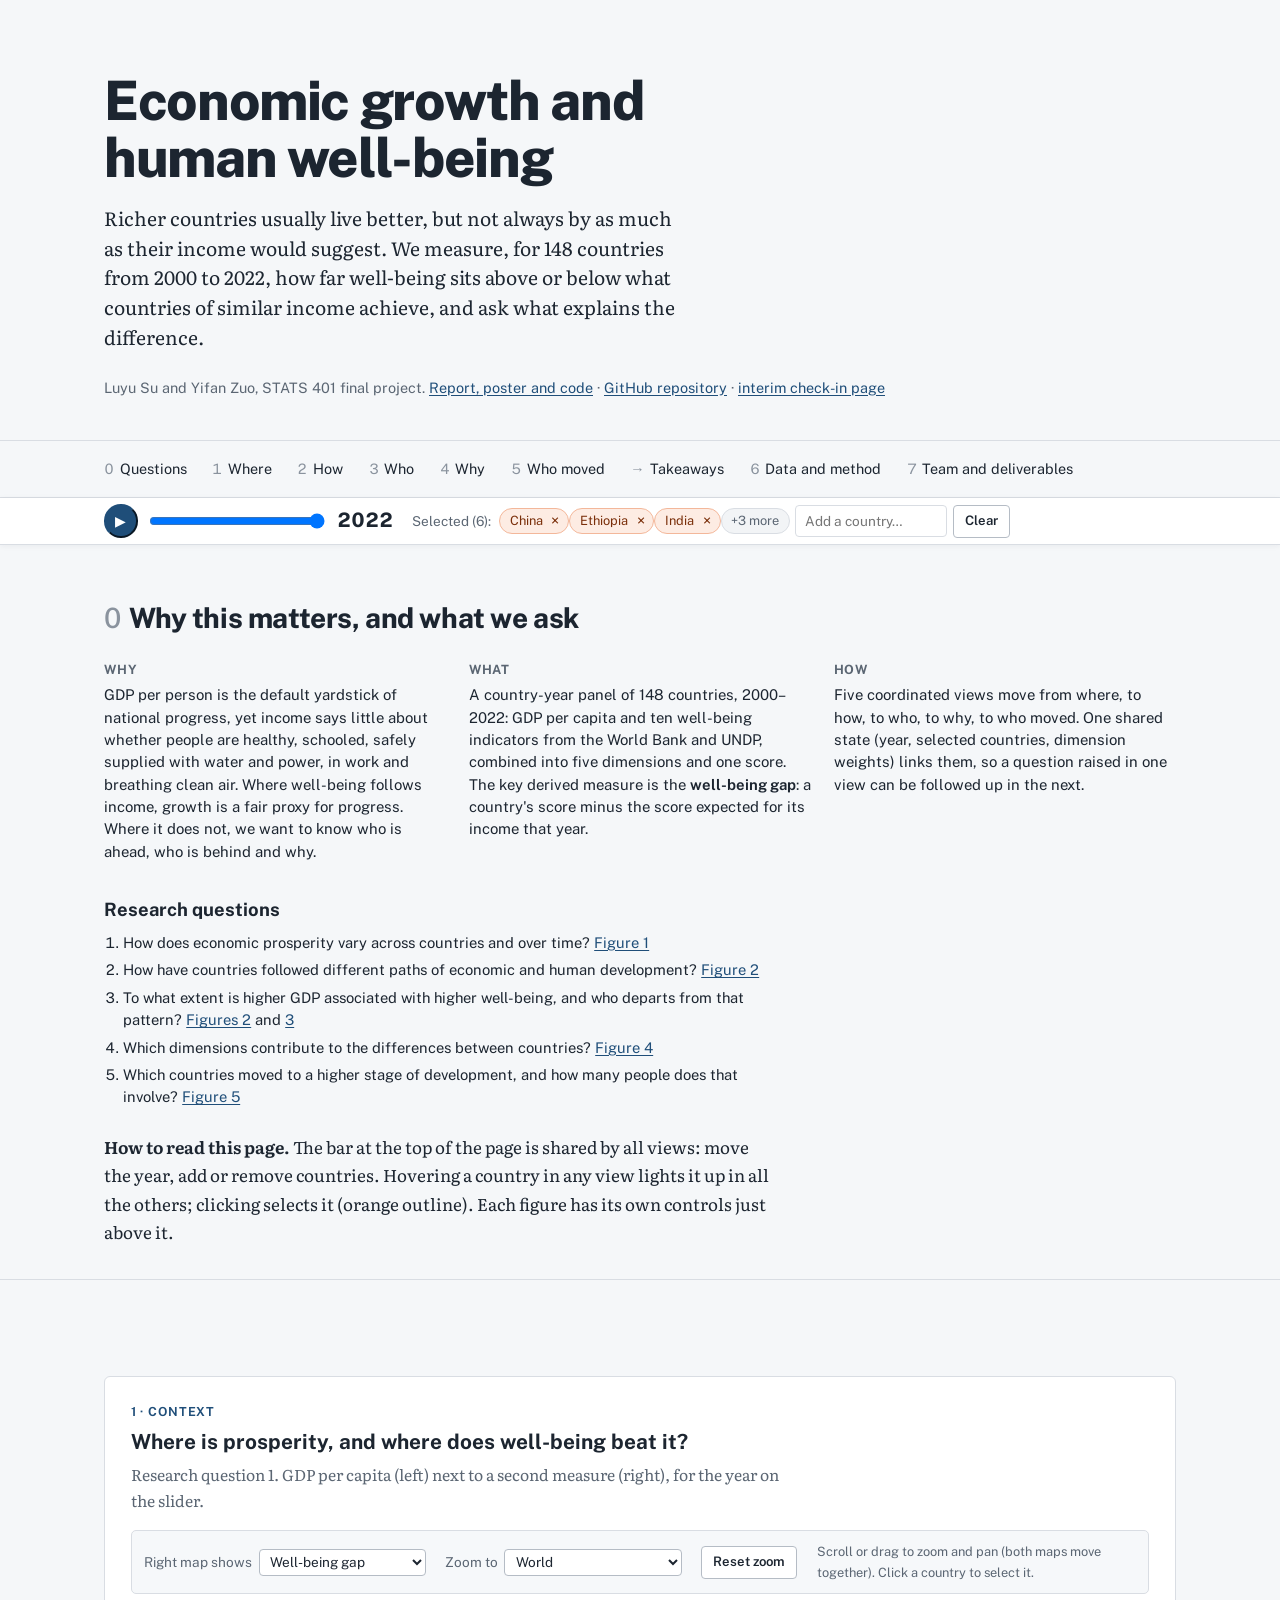
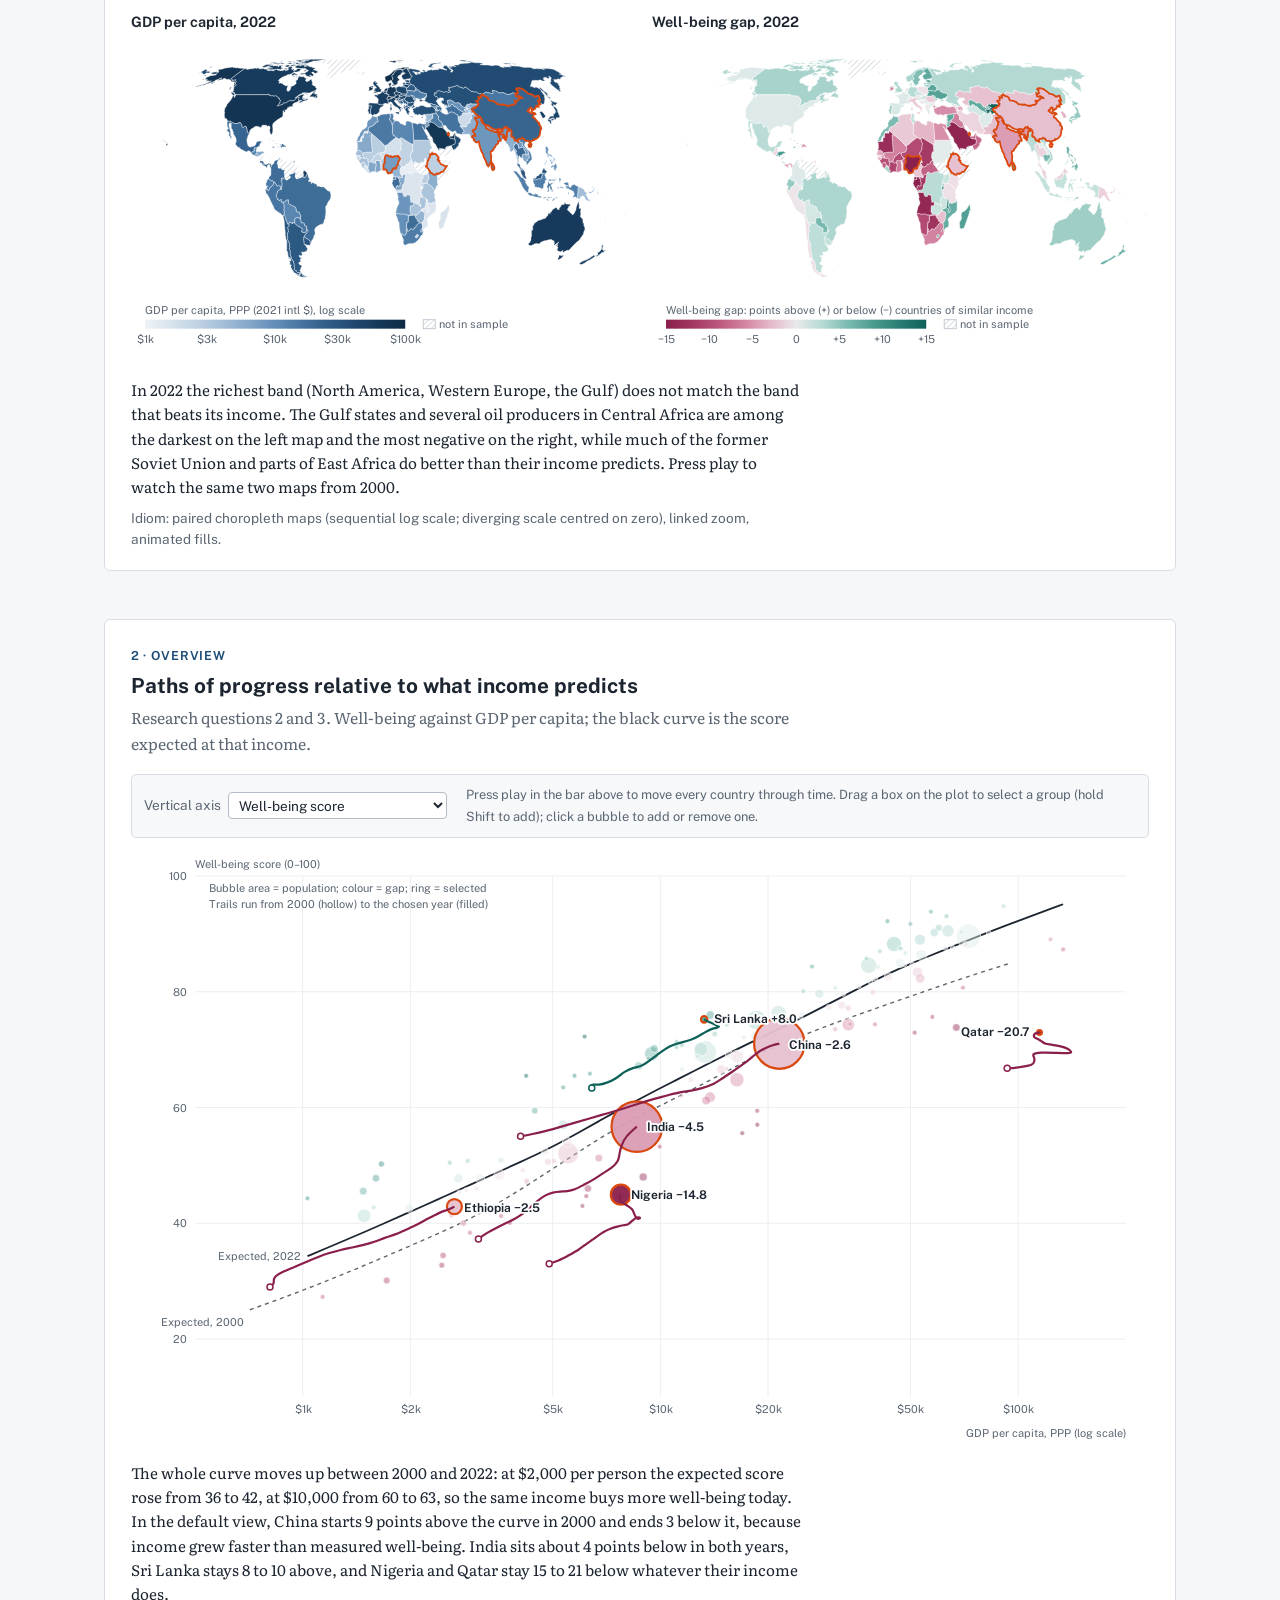
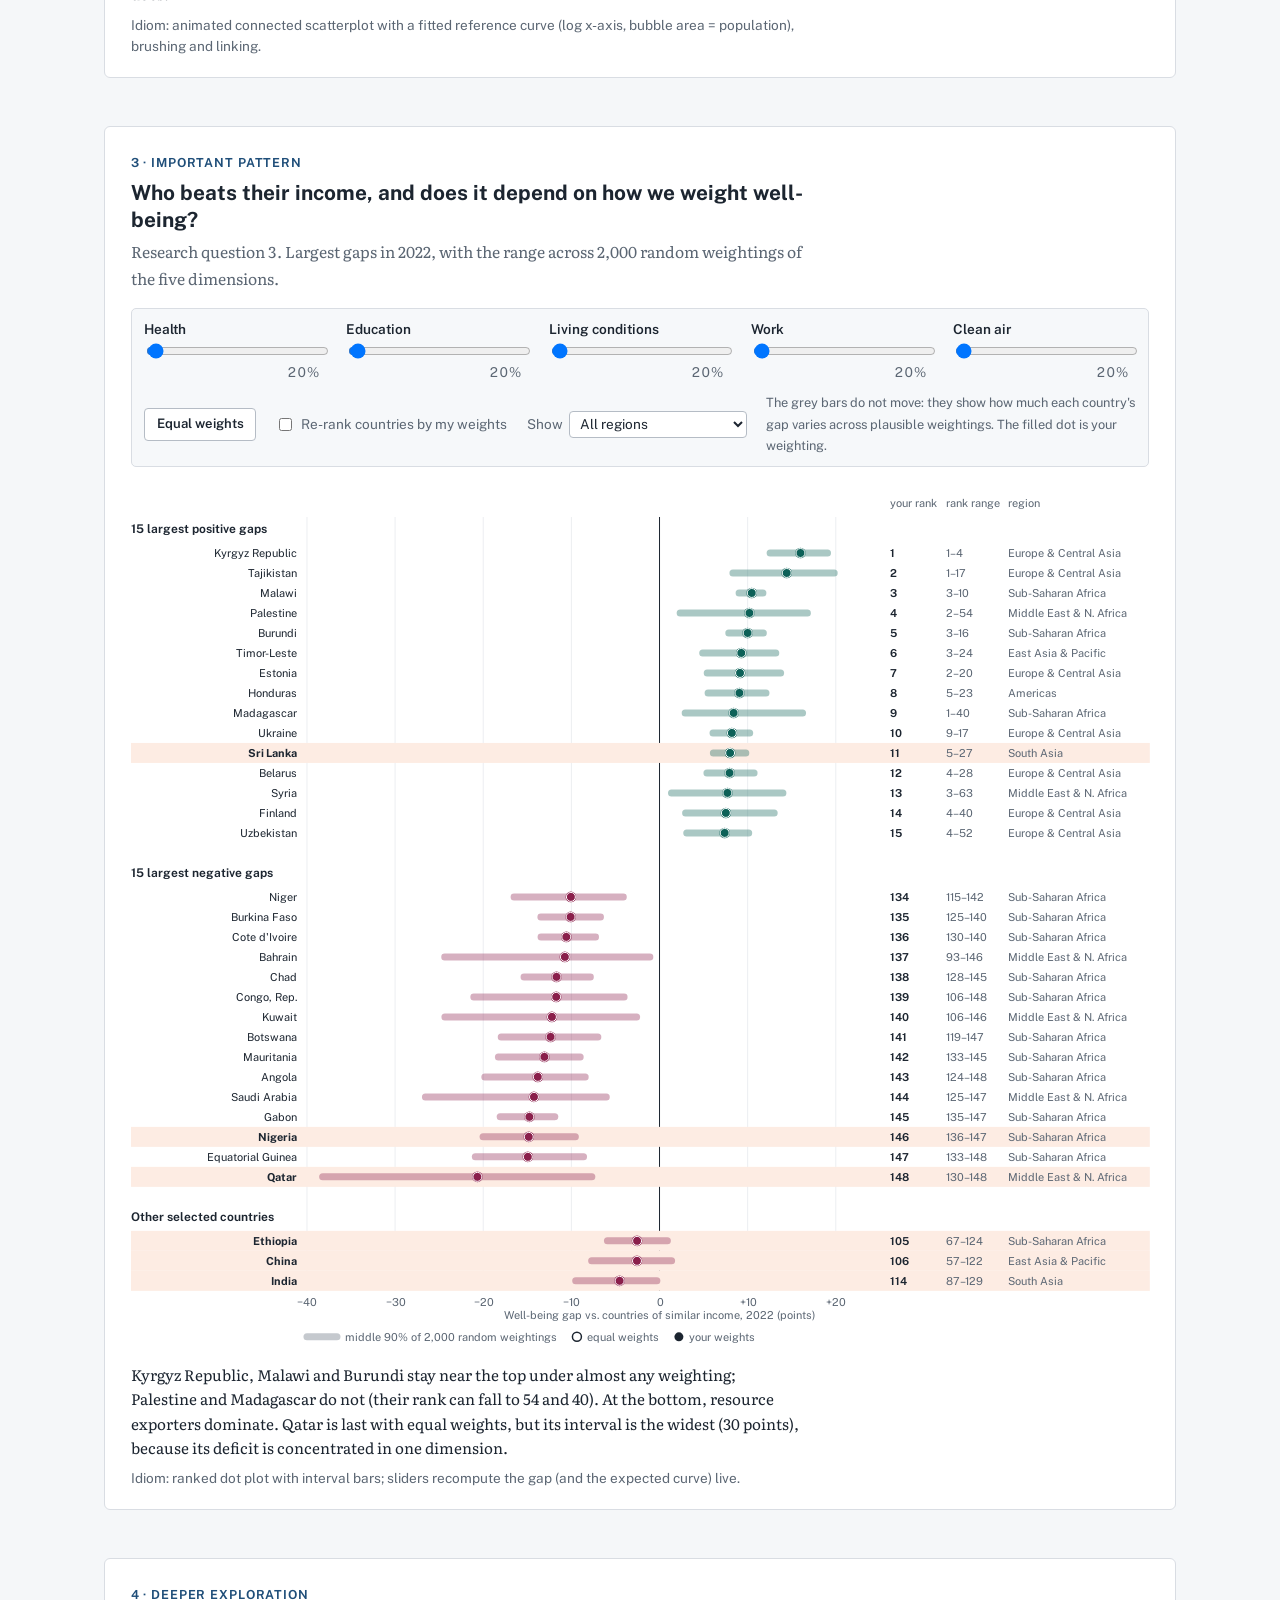
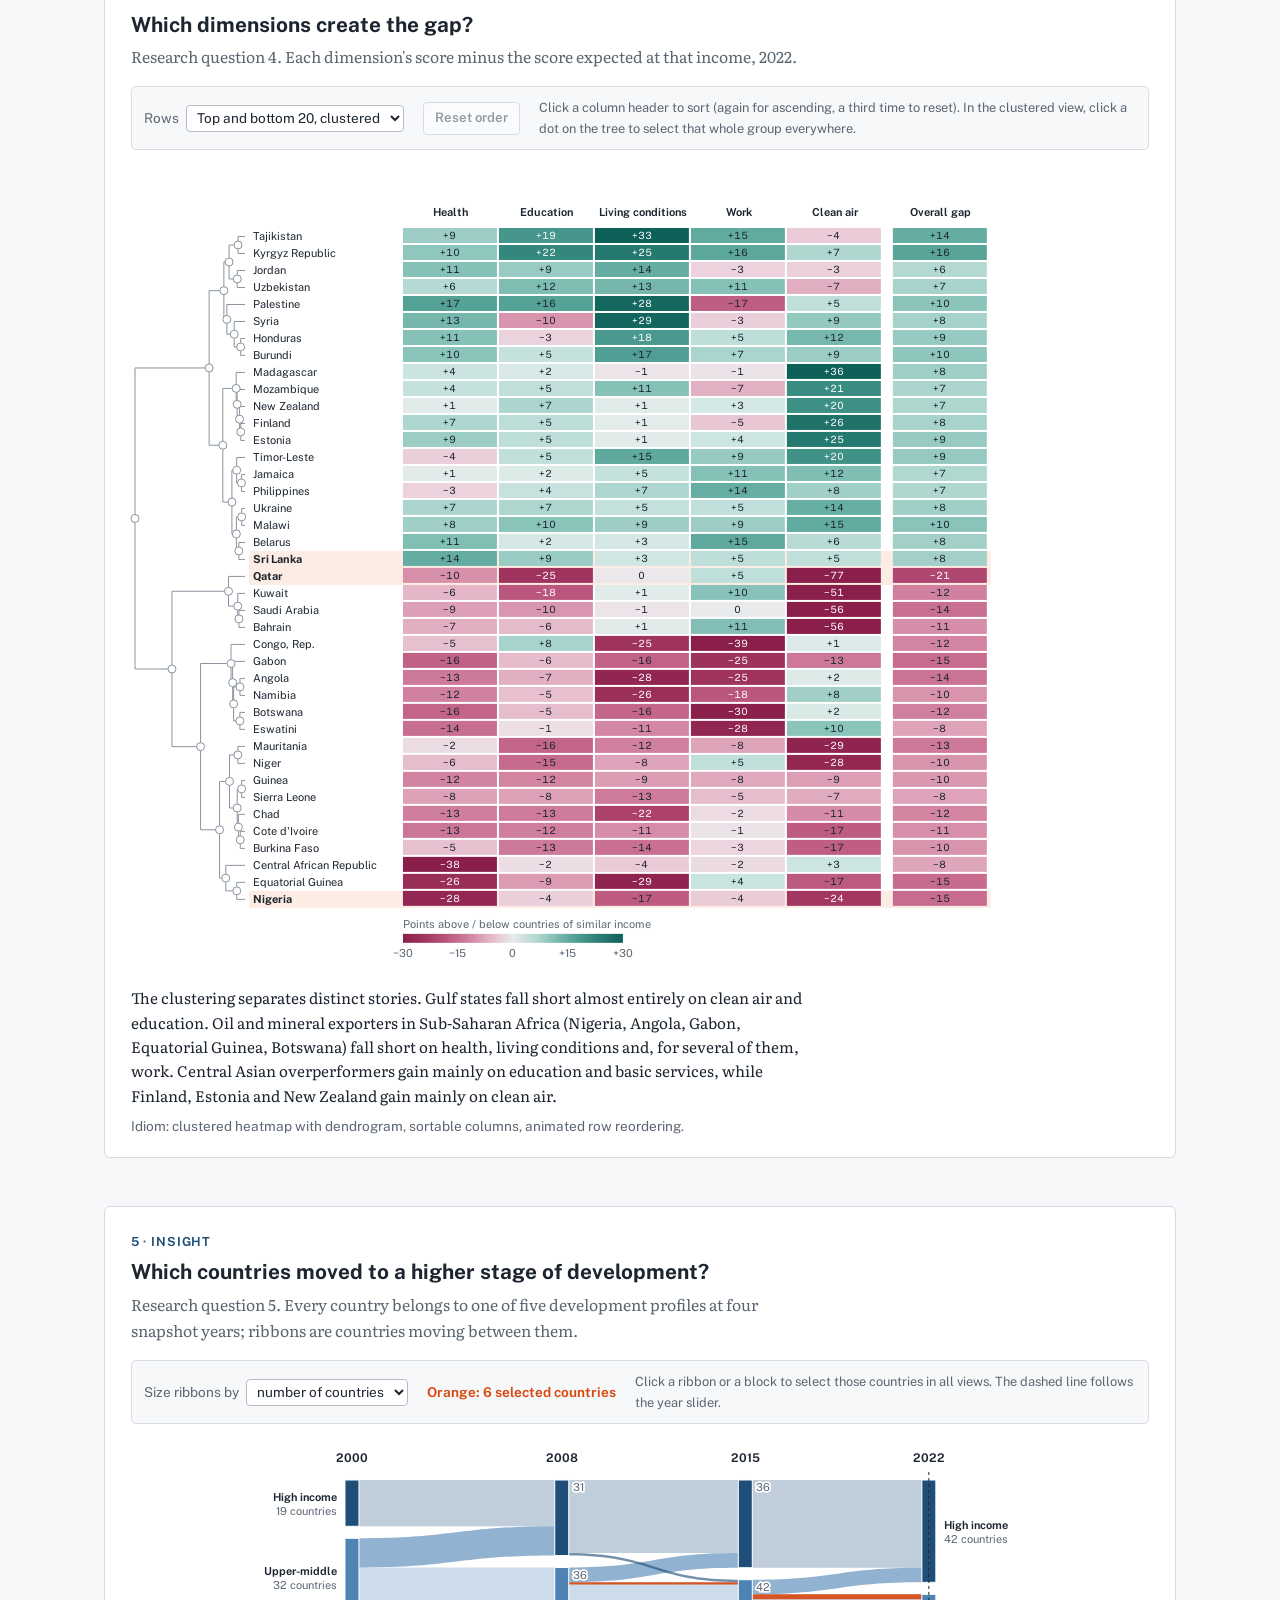
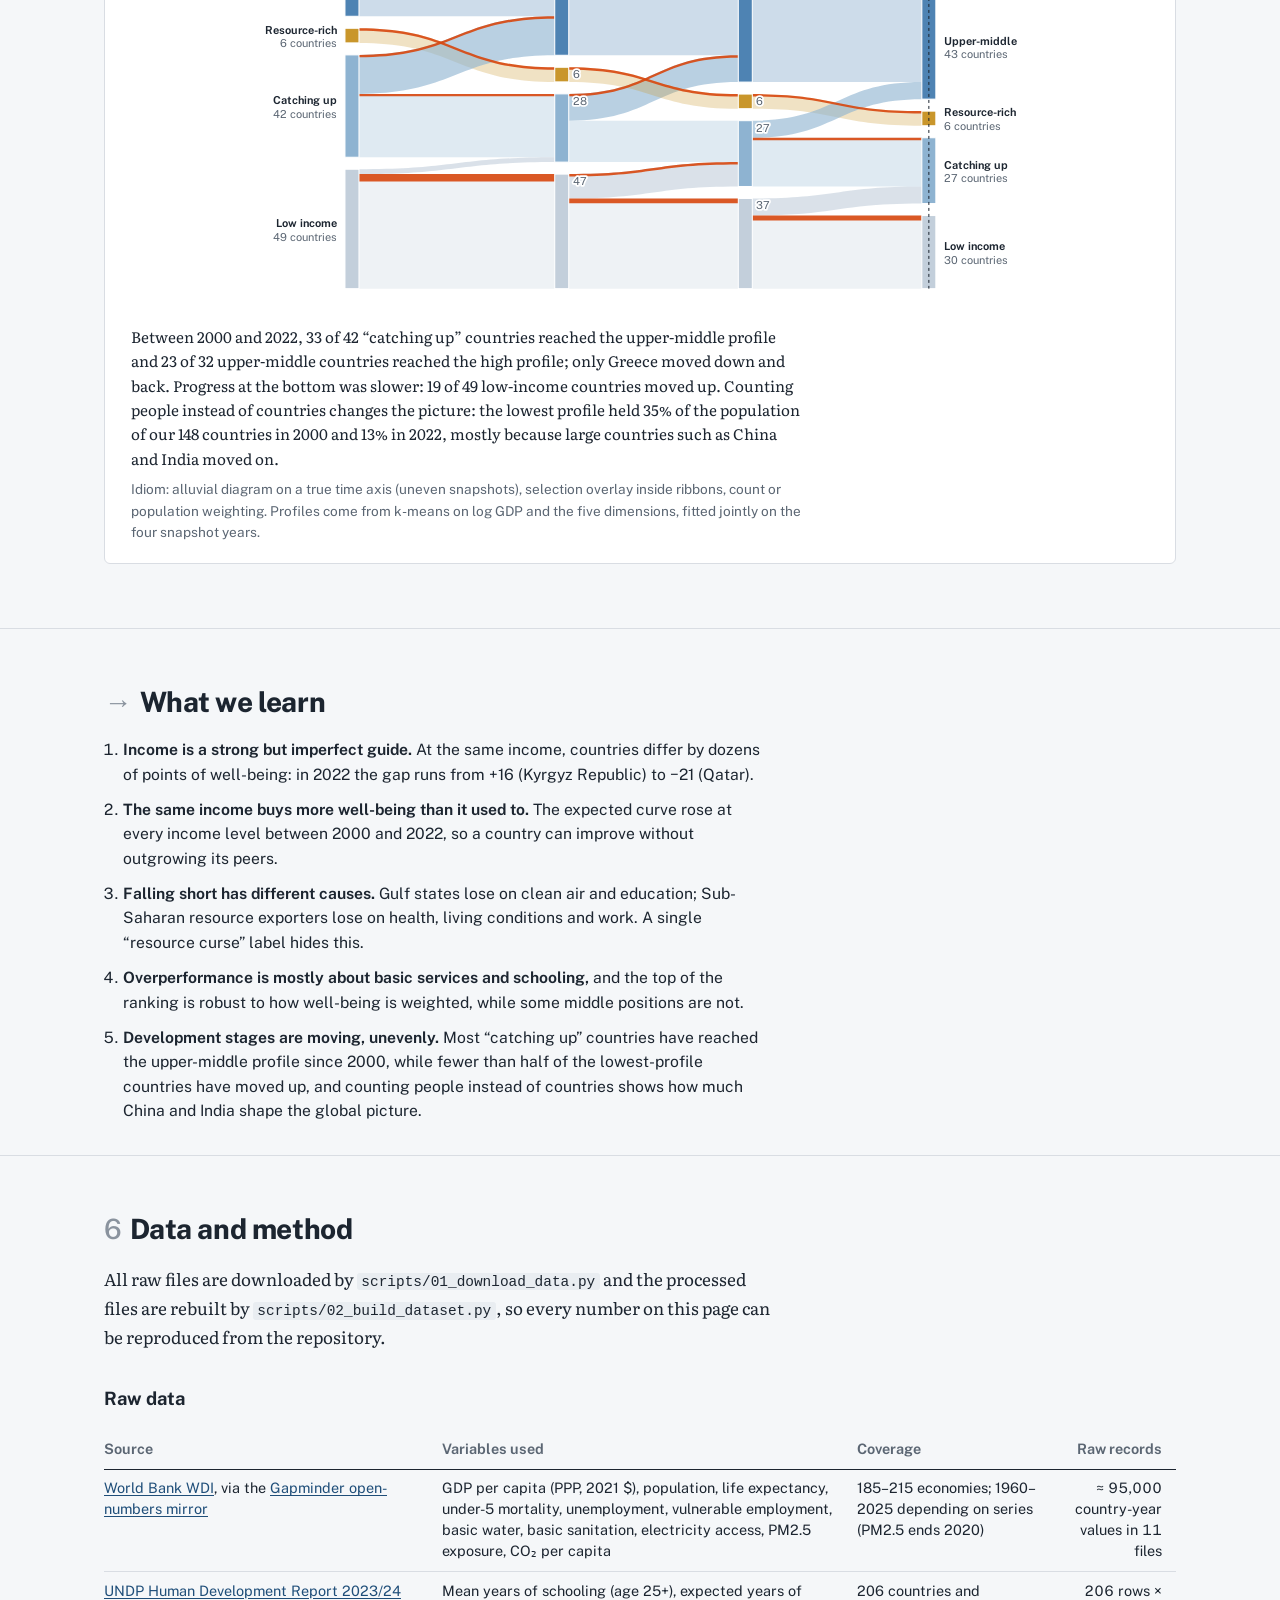
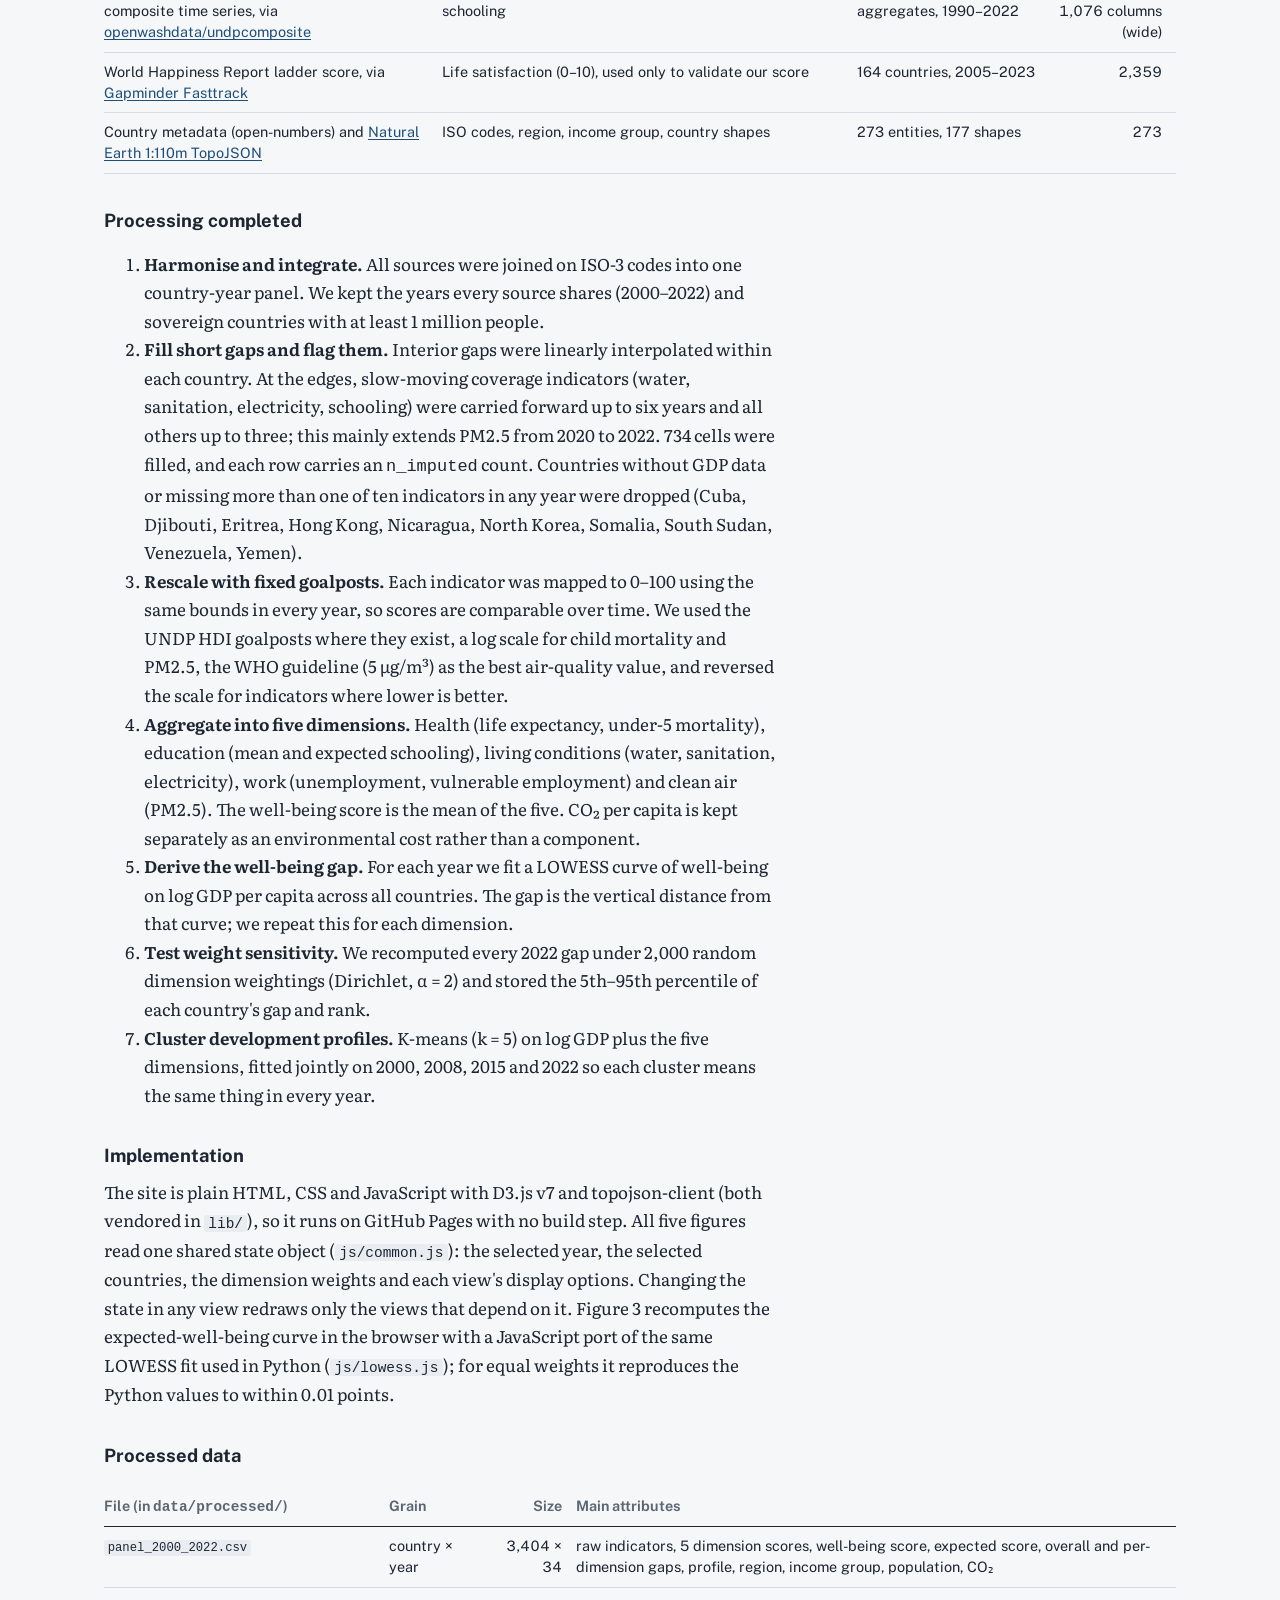
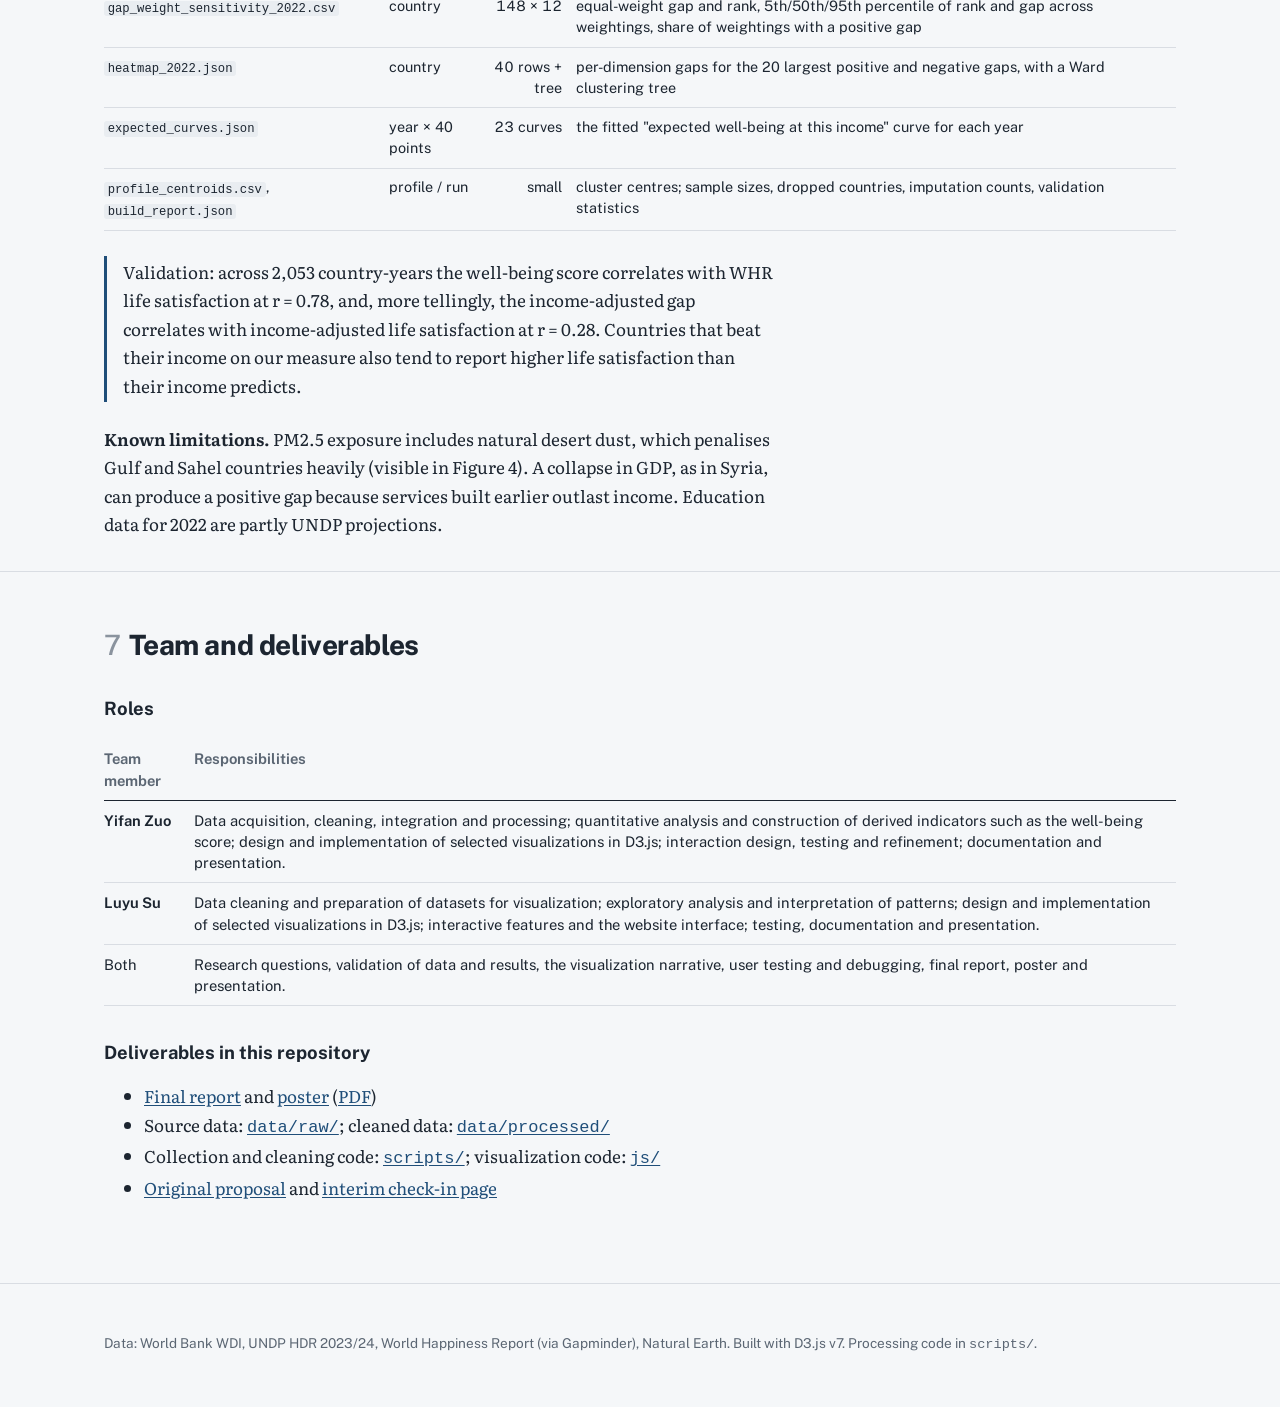
<file: index.html>
<!DOCTYPE html>
<html lang="en">
<head>
  <meta charset="utf-8">
  <meta name="viewport" content="width=device-width, initial-scale=1">
  <title>Economic Growth and Human Well-being | STATS 401 Final Project</title>
  <meta name="description" content="An interactive visual story of 148 countries from 2000 to 2022: how far well-being sits above or below what countries of similar income achieve, and why.">
  <link rel="preconnect" href="https://fonts.googleapis.com">
  <link rel="preconnect" href="https://fonts.gstatic.com" crossorigin>
  <link href="https://fonts.googleapis.com/css2?family=Literata:opsz,wght@7..72,400;7..72,600&family=Public+Sans:wght@400;500;650;700;750;800&display=swap" rel="stylesheet">
  <link rel="stylesheet" href="css/style.css">
</head>
<body>

<header class="masthead">
  <div class="wrap">
    <h1>Economic growth and human well-being</h1>
    <p class="dek">Richer countries usually live better, but not always by as much as their income would suggest. We measure, for 148 countries from 2000 to 2022, how far well-being sits above or below what countries of similar income achieve, and ask what explains the difference.</p>
    <p class="byline">Luyu Su and Yifan Zuo, STATS 401 final project. <a href="#about">Report, poster and code</a> &middot; <a href="https://github.com/yyiffann/stats401-final-project">GitHub repository</a> &middot; <a href="interim/">interim check-in page</a></p>
  </div>
</header>

<nav class="toc" aria-label="Sections">
  <div class="wrap">
    <ol>
      <li><a href="#questions"><span>0</span>Questions</a></li>
      <li><a href="#fig-1"><span>1</span>Where</a></li>
      <li><a href="#fig-2"><span>2</span>How</a></li>
      <li><a href="#fig-3"><span>3</span>Who</a></li>
      <li><a href="#fig-4"><span>4</span>Why</a></li>
      <li><a href="#fig-5"><span>5</span>Who moved</a></li>
      <li><a href="#takeaways"><span>→</span>Takeaways</a></li>
      <li><a href="#data"><span>6</span>Data and method</a></li>
      <li><a href="#about"><span>7</span>Team and deliverables</a></li>
    </ol>
  </div>
</nav>

<div class="controlbar" id="controlbar" role="region" aria-label="Shared controls">
  <div class="wrap">
    <div class="cb-year">
      <button class="play" id="cb-play" aria-label="Play year animation">▶</button>
      <input type="range" id="cb-year" min="2000" max="2022" step="1" value="2022" aria-label="Year">
      <output id="cb-year-out" for="cb-year" title="The year drives Figures 1 and 2 and the marker in Figure 5">2022</output>
    </div>
        <div class="cb-sel" id="cb-sel">
      <span class="cb-label">Selected:</span><span id="cb-chips"></span>
      <input type="search" id="cb-search" list="cb-countries" placeholder="Add a country…" aria-label="Add a country to the selection">
      <datalist id="cb-countries"></datalist>
      <button class="btn" id="cb-clear">Clear</button>
    </div>
  </div>
</div>

<main>

<!-- ============================================================ 0 -->
<section id="questions">
  <div class="wrap">
    <div class="prose">
      <h2><span class="num">0</span>Why this matters, and what we ask</h2>
    </div>
    <div class="lede-grid">
      <div><h4>Why</h4><p>GDP per person is the default yardstick of national progress, yet income says little about whether people are healthy, schooled, safely supplied with water and power, in work and breathing clean air. Where well-being follows income, growth is a fair proxy for progress. Where it does not, we want to know who is ahead, who is behind and why.</p></div>
      <div><h4>What</h4><p>A country-year panel of 148 countries, 2000–2022: GDP per capita and ten well-being indicators from the World Bank and UNDP, combined into five dimensions and one score. The key derived measure is the <strong>well-being gap</strong>: a country's score minus the score expected for its income that year.</p></div>
      <div><h4>How</h4><p>Five coordinated views move from where, to how, to who, to why, to who moved. One shared state (year, selected countries, dimension weights) links them, so a question raised in one view can be followed up in the next.</p></div>
    </div>
    <div class="prose">
      <h3>Research questions</h3>
      <ol class="rq">
        <li>How does economic prosperity vary across countries and over time? <a href="#fig-1">Figure 1</a></li>
        <li>How have countries followed different paths of economic and human development? <a href="#fig-2">Figure 2</a></li>
        <li>To what extent is higher GDP associated with higher well-being, and who departs from that pattern? <a href="#fig-2">Figures 2</a> and <a href="#fig-3">3</a></li>
        <li>Which dimensions contribute to the differences between countries? <a href="#fig-4">Figure 4</a></li>
        <li>Which countries moved to a higher stage of development, and how many people does that involve? <a href="#fig-5">Figure 5</a></li>
      </ol>
      <p><strong>How to read this page.</strong> The bar at the top of the page is shared by all views: move the year, add or remove countries. Hovering a country in any view lights it up in all the others; clicking selects it (orange outline). Each figure has its own controls just above it.</p>
    </div>
  </div>
</section>

<!-- ============================================================ 1-5 -->
<section id="viz">
  <div class="wrap">

    <figure class="viz" id="fig-1">
      <div class="fig-head">
        <p class="step-tag">1 · Context</p>
        <h3>Where is prosperity, and where does well-being beat it?</h3>
        <p class="fig-q">Research question 1. GDP per capita (left) next to a second measure (right), for the year on the slider.</p>
      </div>
      <div class="fig-controls" id="fig1-controls">
        <label>Right map shows <select id="fig1-metric"></select></label>
        <label>Zoom to <select id="fig1-region"></select></label>
        <button id="fig1-reset">Reset zoom</button>
        <span class="hint">Scroll or drag to zoom and pan (both maps move together). Click a country to select it.</span>
      </div>
      <div class="two-maps">
        <div><p class="map-title">GDP per capita</p><div class="chart" id="fig1-gdp"></div></div>
        <div><p class="map-title">Well-being gap</p><div class="chart" id="fig1-gap"></div></div>
      </div>
      <figcaption>In 2022 the richest band (North America, Western Europe, the Gulf) does not match the band that beats its income. The Gulf states and several oil producers in Central Africa are among the darkest on the left map and the most negative on the right, while much of the former Soviet Union and parts of East Africa do better than their income predicts. Press play to watch the same two maps from 2000.
        <span class="idiom">Idiom: paired choropleth maps (sequential log scale; diverging scale centred on zero), linked zoom, animated fills.</span></figcaption>
    </figure>

    <figure class="viz" id="fig-2">
      <div class="fig-head">
        <p class="step-tag">2 · Overview</p>
        <h3>Paths of progress relative to what income predicts</h3>
        <p class="fig-q">Research questions 2 and 3. Well-being against GDP per capita; the black curve is the score expected at that income.</p>
      </div>
      <div class="fig-controls">
        <label>Vertical axis <select id="fig2-ymode"><option value="score">Well-being score</option><option value="gap">Gap from the expected curve</option></select></label>
        <span class="hint">Press play in the bar above to move every country through time. Drag a box on the plot to select a group (hold Shift to add); click a bubble to add or remove one.</span>
      </div>
      <div class="chart" id="fig2"></div>
      <figcaption>The whole curve moves up between 2000 and 2022: at $2,000 per person the expected score rose from 36 to 42, at $10,000 from 60 to 63, so the same income buys more well-being today. In the default view, China starts 9 points above the curve in 2000 and ends 3 below it, because income grew faster than measured well-being. India sits about 4 points below in both years, Sri Lanka stays 8 to 10 above, and Nigeria and Qatar stay 15 to 21 below whatever their income does.
        <span class="idiom">Idiom: animated connected scatterplot with a fitted reference curve (log x-axis, bubble area = population), brushing and linking.</span></figcaption>
    </figure>

    <figure class="viz" id="fig-3">
      <div class="fig-head">
        <p class="step-tag">3 · Important pattern</p>
        <h3>Who beats their income, and does it depend on how we weight well-being?</h3>
        <p class="fig-q">Research question 3. Largest gaps in 2022, with the range across 2,000 random weightings of the five dimensions.</p>
      </div>
      <div class="fig-controls">
        <div class="weights" id="fig3-weights" role="group" aria-label="Dimension weights"></div>
        <button id="fig3-reset">Equal weights</button>
        <label><input type="checkbox" id="fig3-rerank"> Re-rank countries by my weights</label>
        <label>Show <select id="fig3-region"></select></label>
        <span class="hint">The grey bars do not move: they show how much each country's gap varies across plausible weightings. The filled dot is your weighting.</span>
      </div>
      <div class="chart" id="fig3"></div>
      <figcaption>Kyrgyz Republic, Malawi and Burundi stay near the top under almost any weighting; Palestine and Madagascar do not (their rank can fall to 54 and 40). At the bottom, resource exporters dominate. Qatar is last with equal weights, but its interval is the widest (30 points), because its deficit is concentrated in one dimension.
        <span class="idiom">Idiom: ranked dot plot with interval bars; sliders recompute the gap (and the expected curve) live.</span></figcaption>
    </figure>

    <figure class="viz" id="fig-4">
      <div class="fig-head">
        <p class="step-tag">4 · Deeper exploration</p>
        <h3>Which dimensions create the gap?</h3>
        <p class="fig-q">Research question 4. Each dimension's score minus the score expected at that income, 2022.</p>
      </div>
      <div class="fig-controls">
        <label>Rows <select id="fig4-mode"><option value="cluster">Top and bottom 20, clustered</option><option value="selected">My selection</option></select></label>
        <button id="fig4-resetsort">Reset order</button>
        <span class="hint">Click a column header to sort (again for ascending, a third time to reset). In the clustered view, click a dot on the tree to select that whole group everywhere.</span>
      </div>
      <div class="chart" id="fig4"></div>
      <figcaption>The clustering separates distinct stories. Gulf states fall short almost entirely on clean air and education. Oil and mineral exporters in Sub-Saharan Africa (Nigeria, Angola, Gabon, Equatorial Guinea, Botswana) fall short on health, living conditions and, for several of them, work. Central Asian overperformers gain mainly on education and basic services, while Finland, Estonia and New Zealand gain mainly on clean air.
        <span class="idiom">Idiom: clustered heatmap with dendrogram, sortable columns, animated row reordering.</span></figcaption>
    </figure>

    <figure class="viz" id="fig-5">
      <div class="fig-head">
        <p class="step-tag">5 · Insight</p>
        <h3>Which countries moved to a higher stage of development?</h3>
        <p class="fig-q">Research question 5. Every country belongs to one of five development profiles at four snapshot years; ribbons are countries moving between them.</p>
      </div>
      <div class="fig-controls">
        <label>Size ribbons by <select id="fig5-weight"><option value="count">number of countries</option><option value="pop">population</option></select></label>
        <span id="fig5-note"></span>
        <span class="hint">Click a ribbon or a block to select those countries in all views. The dashed line follows the year slider.</span>
      </div>
      <div class="chart" id="fig5"></div>
      <figcaption>Between 2000 and 2022, 33 of 42 “catching up” countries reached the upper-middle profile and 23 of 32 upper-middle countries reached the high profile; only Greece moved down and back. Progress at the bottom was slower: 19 of 49 low-income countries moved up. Counting people instead of countries changes the picture: the lowest profile held 35% of the population of our 148 countries in 2000 and 13% in 2022, mostly because large countries such as China and India moved on.
        <span class="idiom">Idiom: alluvial diagram on a true time axis (uneven snapshots), selection overlay inside ribbons, count or population weighting. Profiles come from k-means on log GDP and the five dimensions, fitted jointly on the four snapshot years.</span></figcaption>
    </figure>
  </div>
</section>

<!-- ============================================================ takeaways -->
<section id="takeaways">
  <div class="wrap">
    <div class="prose">
      <h2><span class="num">→</span>What we learn</h2>
      <ol class="takeaways">
        <li><strong>Income is a strong but imperfect guide.</strong> At the same income, countries differ by dozens of points of well-being: in 2022 the gap runs from +16 (Kyrgyz Republic) to −21 (Qatar).</li>
        <li><strong>The same income buys more well-being than it used to.</strong> The expected curve rose at every income level between 2000 and 2022, so a country can improve without outgrowing its peers.</li>
        <li><strong>Falling short has different causes.</strong> Gulf states lose on clean air and education; Sub-Saharan resource exporters lose on health, living conditions and work. A single “resource curse” label hides this.</li>
        <li><strong>Overperformance is mostly about basic services and schooling,</strong> and the top of the ranking is robust to how well-being is weighted, while some middle positions are not.</li>
        <li><strong>Development stages are moving, unevenly.</strong> Most “catching up” countries have reached the upper-middle profile since 2000, while fewer than half of the lowest-profile countries have moved up, and counting people instead of countries shows how much China and India shape the global picture.</li>
      </ol>
    </div>
  </div>
</section>

<!-- ============================================================ 6 -->
<section id="data">
  <div class="wrap">
    <div class="prose">
      <h2><span class="num">6</span>Data and method</h2>
      <p>All raw files are downloaded by <code>scripts/01_download_data.py</code> and the processed files are rebuilt by <code>scripts/02_build_dataset.py</code>, so every number on this page can be reproduced from the repository.</p>

      <h3>Raw data</h3>
    </div>
    <div class="table-scroll">
      <table>
        <thead><tr><th>Source</th><th>Variables used</th><th>Coverage</th><th class="num">Raw records</th></tr></thead>
        <tbody>
          <tr><td><a href="https://databank.worldbank.org/source/world-development-indicators">World Bank WDI</a>, via the <a href="https://github.com/open-numbers/ddf--open_numbers--world_development_indicators">Gapminder open-numbers mirror</a></td>
              <td>GDP per capita (PPP, 2021 $), population, life expectancy, under-5 mortality, unemployment, vulnerable employment, basic water, basic sanitation, electricity access, PM2.5 exposure, CO₂ per capita</td>
              <td>185–215 economies; 1960–2025 depending on series (PM2.5 ends 2020)</td><td class="num">≈ 95,000 country-year values in 11 files</td></tr>
          <tr><td><a href="https://hdr.undp.org/data-center/documentation-and-downloads">UNDP Human Development Report 2023/24</a> composite time series, via <a href="https://github.com/openwashdata/undpcomposite">openwashdata/undpcomposite</a></td>
              <td>Mean years of schooling (age 25+), expected years of schooling</td>
              <td>206 countries and aggregates, 1990–2022</td><td class="num">206 rows × 1,076 columns (wide)</td></tr>
          <tr><td>World Happiness Report ladder score, via <a href="https://github.com/open-numbers/ddf--gapminder--fasttrack">Gapminder Fasttrack</a></td>
              <td>Life satisfaction (0–10), used only to validate our score</td>
              <td>164 countries, 2005–2023</td><td class="num">2,359</td></tr>
          <tr><td>Country metadata (open-numbers) and <a href="https://github.com/topojson/world-atlas">Natural Earth 1:110m TopoJSON</a></td>
              <td>ISO codes, region, income group, country shapes</td>
              <td>273 entities, 177 shapes</td><td class="num">273</td></tr>
        </tbody>
      </table>
    </div>

    <div class="prose">
      <h3>Processing completed</h3>
      <ol>
        <li><strong>Harmonise and integrate.</strong> All sources were joined on ISO-3 codes into one country-year panel. We kept the years every source shares (2000–2022) and sovereign countries with at least 1 million people.</li>
        <li><strong>Fill short gaps and flag them.</strong> Interior gaps were linearly interpolated within each country. At the edges, slow-moving coverage indicators (water, sanitation, electricity, schooling) were carried forward up to six years and all others up to three; this mainly extends PM2.5 from 2020 to 2022. 734 cells were filled, and each row carries an <code>n_imputed</code> count. Countries without GDP data or missing more than one of ten indicators in any year were dropped (Cuba, Djibouti, Eritrea, Hong Kong, Nicaragua, North Korea, Somalia, South Sudan, Venezuela, Yemen).</li>
        <li><strong>Rescale with fixed goalposts.</strong> Each indicator was mapped to 0–100 using the same bounds in every year, so scores are comparable over time. We used the UNDP HDI goalposts where they exist, a log scale for child mortality and PM2.5, the WHO guideline (5 µg/m³) as the best air-quality value, and reversed the scale for indicators where lower is better.</li>
        <li><strong>Aggregate into five dimensions.</strong> Health (life expectancy, under-5 mortality), education (mean and expected schooling), living conditions (water, sanitation, electricity), work (unemployment, vulnerable employment) and clean air (PM2.5). The well-being score is the mean of the five. CO₂ per capita is kept separately as an environmental cost rather than a component.</li>
        <li><strong>Derive the well-being gap.</strong> For each year we fit a LOWESS curve of well-being on log GDP per capita across all countries. The gap is the vertical distance from that curve; we repeat this for each dimension.</li>
        <li><strong>Test weight sensitivity.</strong> We recomputed every 2022 gap under 2,000 random dimension weightings (Dirichlet, α = 2) and stored the 5th–95th percentile of each country's gap and rank.</li>
        <li><strong>Cluster development profiles.</strong> K-means (k = 5) on log GDP plus the five dimensions, fitted jointly on 2000, 2008, 2015 and 2022 so each cluster means the same thing in every year.</li>
      </ol>

      
      <h3>Implementation</h3>
      <p>The site is plain HTML, CSS and JavaScript with D3.js v7 and topojson-client (both vendored in <code>lib/</code>), so it runs on GitHub Pages with no build step. All five figures read one shared state object (<code>js/common.js</code>): the selected year, the selected countries, the dimension weights and each view's display options. Changing the state in any view redraws only the views that depend on it. Figure 3 recomputes the expected-well-being curve in the browser with a JavaScript port of the same LOWESS fit used in Python (<code>js/lowess.js</code>); for equal weights it reproduces the Python values to within 0.01 points.</p>

      <h3>Processed data</h3>
    </div>
    <div class="table-scroll">
      <table>
        <thead><tr><th>File (in <code>data/processed/</code>)</th><th>Grain</th><th class="num">Size</th><th>Main attributes</th></tr></thead>
        <tbody>
          <tr><td><code>panel_2000_2022.csv</code></td><td>country × year</td><td class="num">3,404 × 34</td><td>raw indicators, 5 dimension scores, well-being score, expected score, overall and per-dimension gaps, profile, region, income group, population, CO₂</td></tr>
          <tr><td><code>gap_weight_sensitivity_2022.csv</code></td><td>country</td><td class="num">148 × 12</td><td>equal-weight gap and rank, 5th/50th/95th percentile of rank and gap across weightings, share of weightings with a positive gap</td></tr>
          <tr><td><code>heatmap_2022.json</code></td><td>country</td><td class="num">40 rows + tree</td><td>per-dimension gaps for the 20 largest positive and negative gaps, with a Ward clustering tree</td></tr>
          <tr><td><code>expected_curves.json</code></td><td>year × 40 points</td><td class="num">23 curves</td><td>the fitted "expected well-being at this income" curve for each year</td></tr>
          <tr><td><code>profile_centroids.csv</code>, <code>build_report.json</code></td><td>profile / run</td><td class="num">small</td><td>cluster centres; sample sizes, dropped countries, imputation counts, validation statistics</td></tr>
        </tbody>
      </table>
    </div>
    <div class="prose">
      <p class="finding">Validation: across 2,053 country-years the well-being score correlates with WHR life satisfaction at r = 0.78, and, more tellingly, the income-adjusted gap correlates with income-adjusted life satisfaction at r = 0.28. Countries that beat their income on our measure also tend to report higher life satisfaction than their income predicts.</p>
      <p><strong>Known limitations.</strong> PM2.5 exposure includes natural desert dust, which penalises Gulf and Sahel countries heavily (visible in Figure 4). A collapse in GDP, as in Syria, can produce a positive gap because services built earlier outlast income. Education data for 2022 are partly UNDP projections.</p>
    </div>
  </div>
</section>

<!-- ============================================================ 7 -->
<section id="about">
  <div class="wrap">
    <div class="prose">
      <h2><span class="num">7</span>Team and deliverables</h2>
      <h3>Roles</h3>
    </div>
    <div class="table-scroll">
      <table class="team">
        <thead><tr><th>Team member</th><th>Responsibilities</th></tr></thead>
        <tbody>
          <tr><td><strong>Yifan Zuo</strong></td><td>Data acquisition, cleaning, integration and processing; quantitative analysis and construction of derived indicators such as the well-being score; design and implementation of selected visualizations in D3.js; interaction design, testing and refinement; documentation and presentation.</td></tr>
          <tr><td><strong>Luyu Su</strong></td><td>Data cleaning and preparation of datasets for visualization; exploratory analysis and interpretation of patterns; design and implementation of selected visualizations in D3.js; interactive features and the website interface; testing, documentation and presentation.</td></tr>
          <tr><td>Both</td><td>Research questions, validation of data and results, the visualization narrative, user testing and debugging, final report, poster and presentation.</td></tr>
        </tbody>
      </table>
    </div>
    <div class="prose">
      <h3>Deliverables in this repository</h3>
      <ul>
        <li><a href="report/">Final report</a> and <a href="poster/poster.pdf">poster</a> (<a href="poster/poster.pdf">PDF</a>)</li>
        <li>Source data: <a href="https://github.com/yyiffann/stats401-final-project/tree/main/data/raw"><code>data/raw/</code></a>; cleaned data: <a href="https://github.com/yyiffann/stats401-final-project/tree/main/data/processed"><code>data/processed/</code></a></li>
        <li>Collection and cleaning code: <a href="https://github.com/yyiffann/stats401-final-project/tree/main/scripts"><code>scripts/</code></a>; visualization code: <a href="https://github.com/yyiffann/stats401-final-project/tree/main/js"><code>js/</code></a></li>
        <li><a href="proposal.md">Original proposal</a> and <a href="interim/">interim check-in page</a></li>
      </ul>
    </div>
  </div>
</section>

</main>

<footer>
  <div class="wrap">
    Data: World Bank WDI, UNDP HDR 2023/24, World Happiness Report (via Gapminder), Natural Earth. Built with D3.js v7. Processing code in <code>scripts/</code>.
  </div>
</footer>

<script src="lib/d3.min.js"></script>
<script src="lib/topojson-client.min.js"></script>
<script src="js/lowess.js"></script>
<script src="js/common.js"></script>
<script src="js/fig1_maps.js"></script>
<script src="js/fig2_paths.js"></script>
<script src="js/fig3_rank.js"></script>
<script src="js/fig4_heatmap.js"></script>
<script src="js/fig5_flow.js"></script>
<script src="js/controls.js"></script>
<script>
  WB.loadAll().then(data => {
    WB.installHoverLink();
    initFig1(data); initFig2(data); initFig3(data); initFig4(data); initFig5(data);
    initControls(data);
    window.WBDATA = data;
  }).catch(err => {
    document.querySelectorAll(".chart").forEach(el => {
      el.innerHTML = '<p style="font-family:var(--sans);color:var(--below)">Data did not load. Open this page through a web server (GitHub Pages, or <code>python -m http.server</code> in the repository root), not as a local file.</p>';
    });
    console.error(err);
  });
</script>
</body>
</html>
</file>
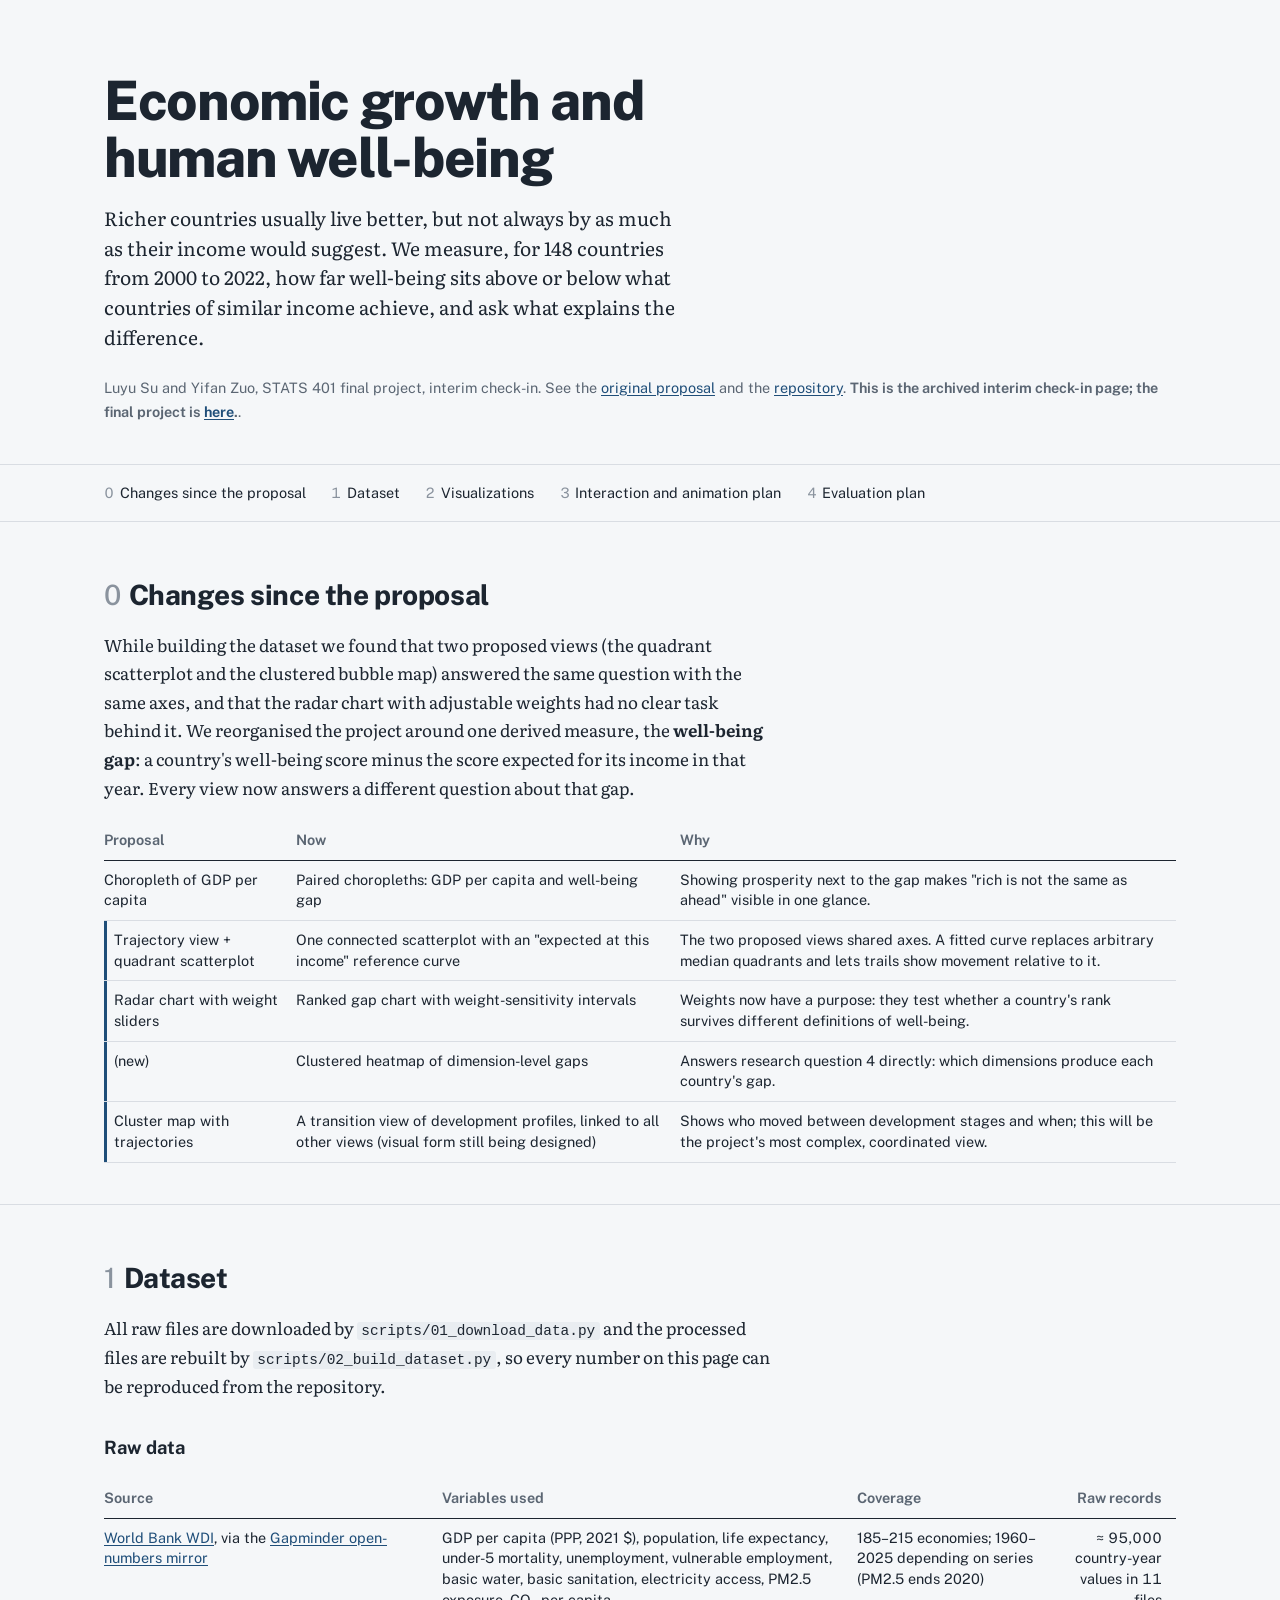
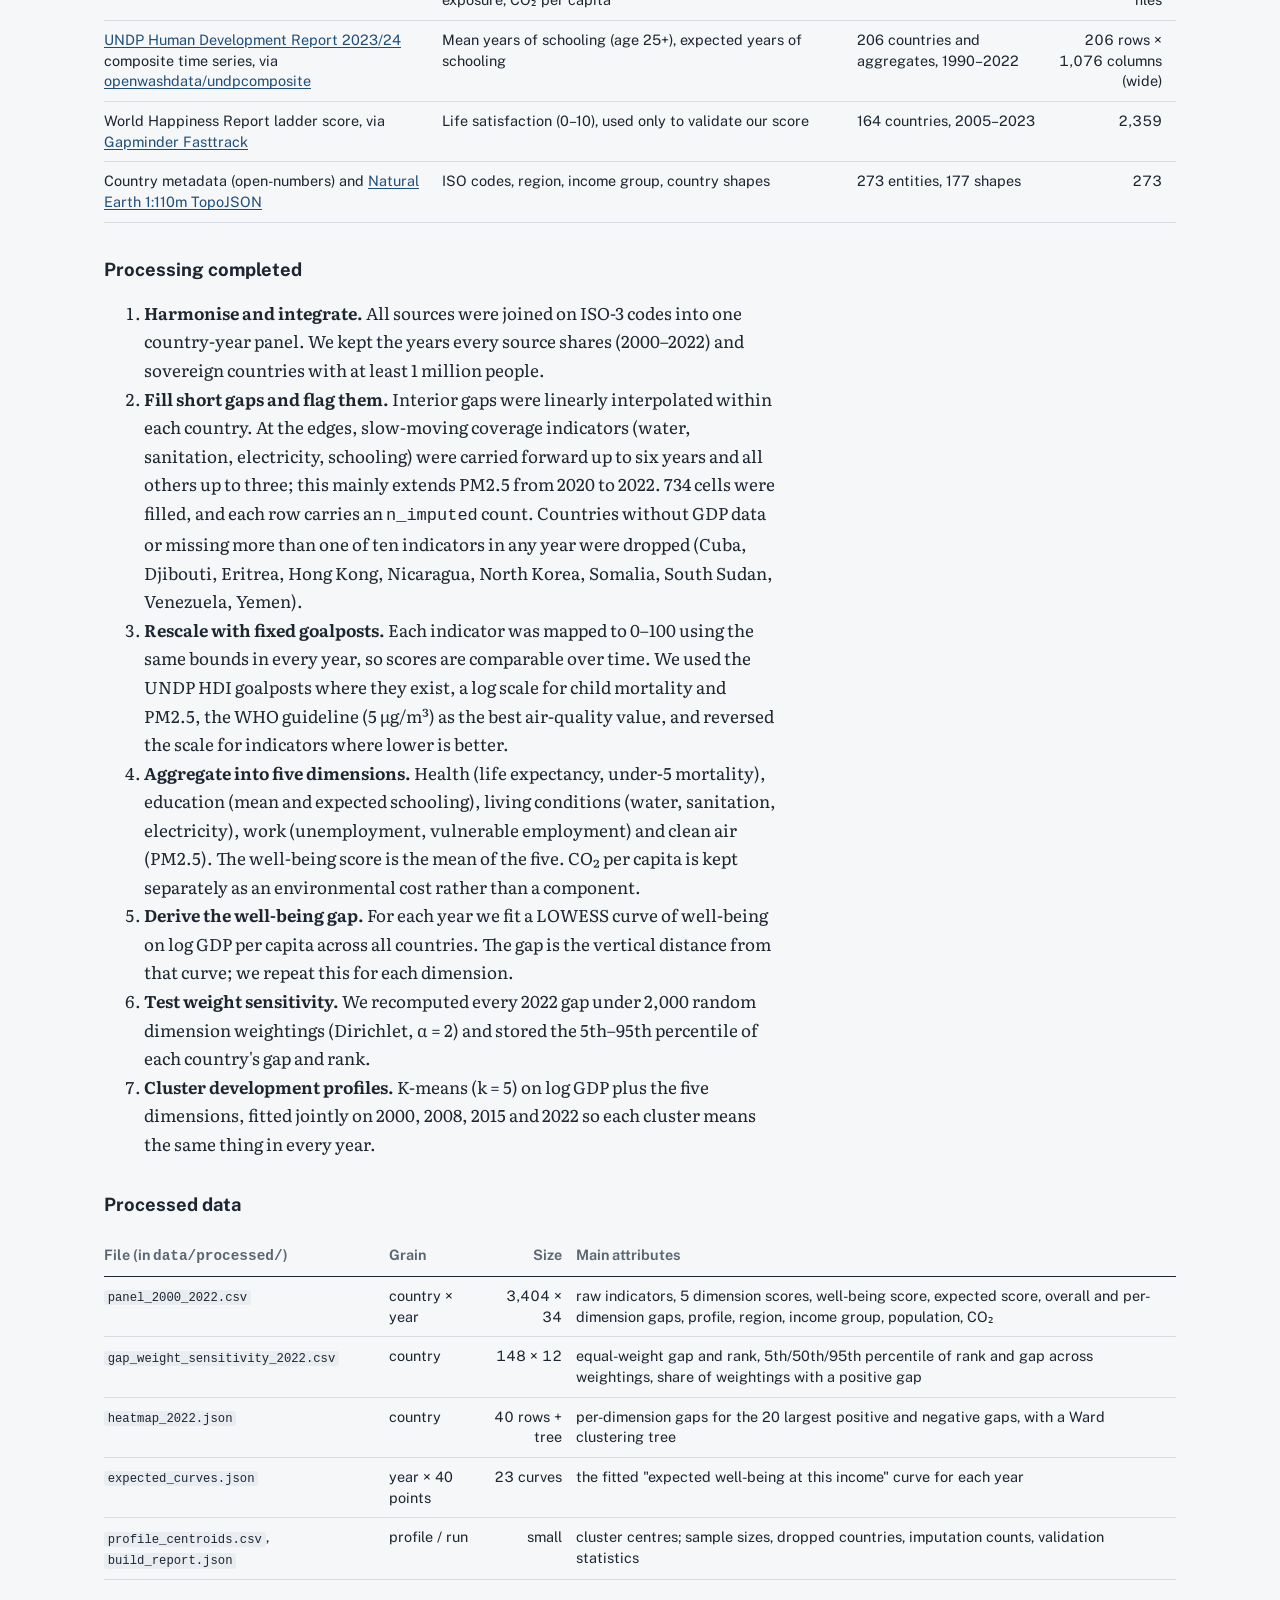
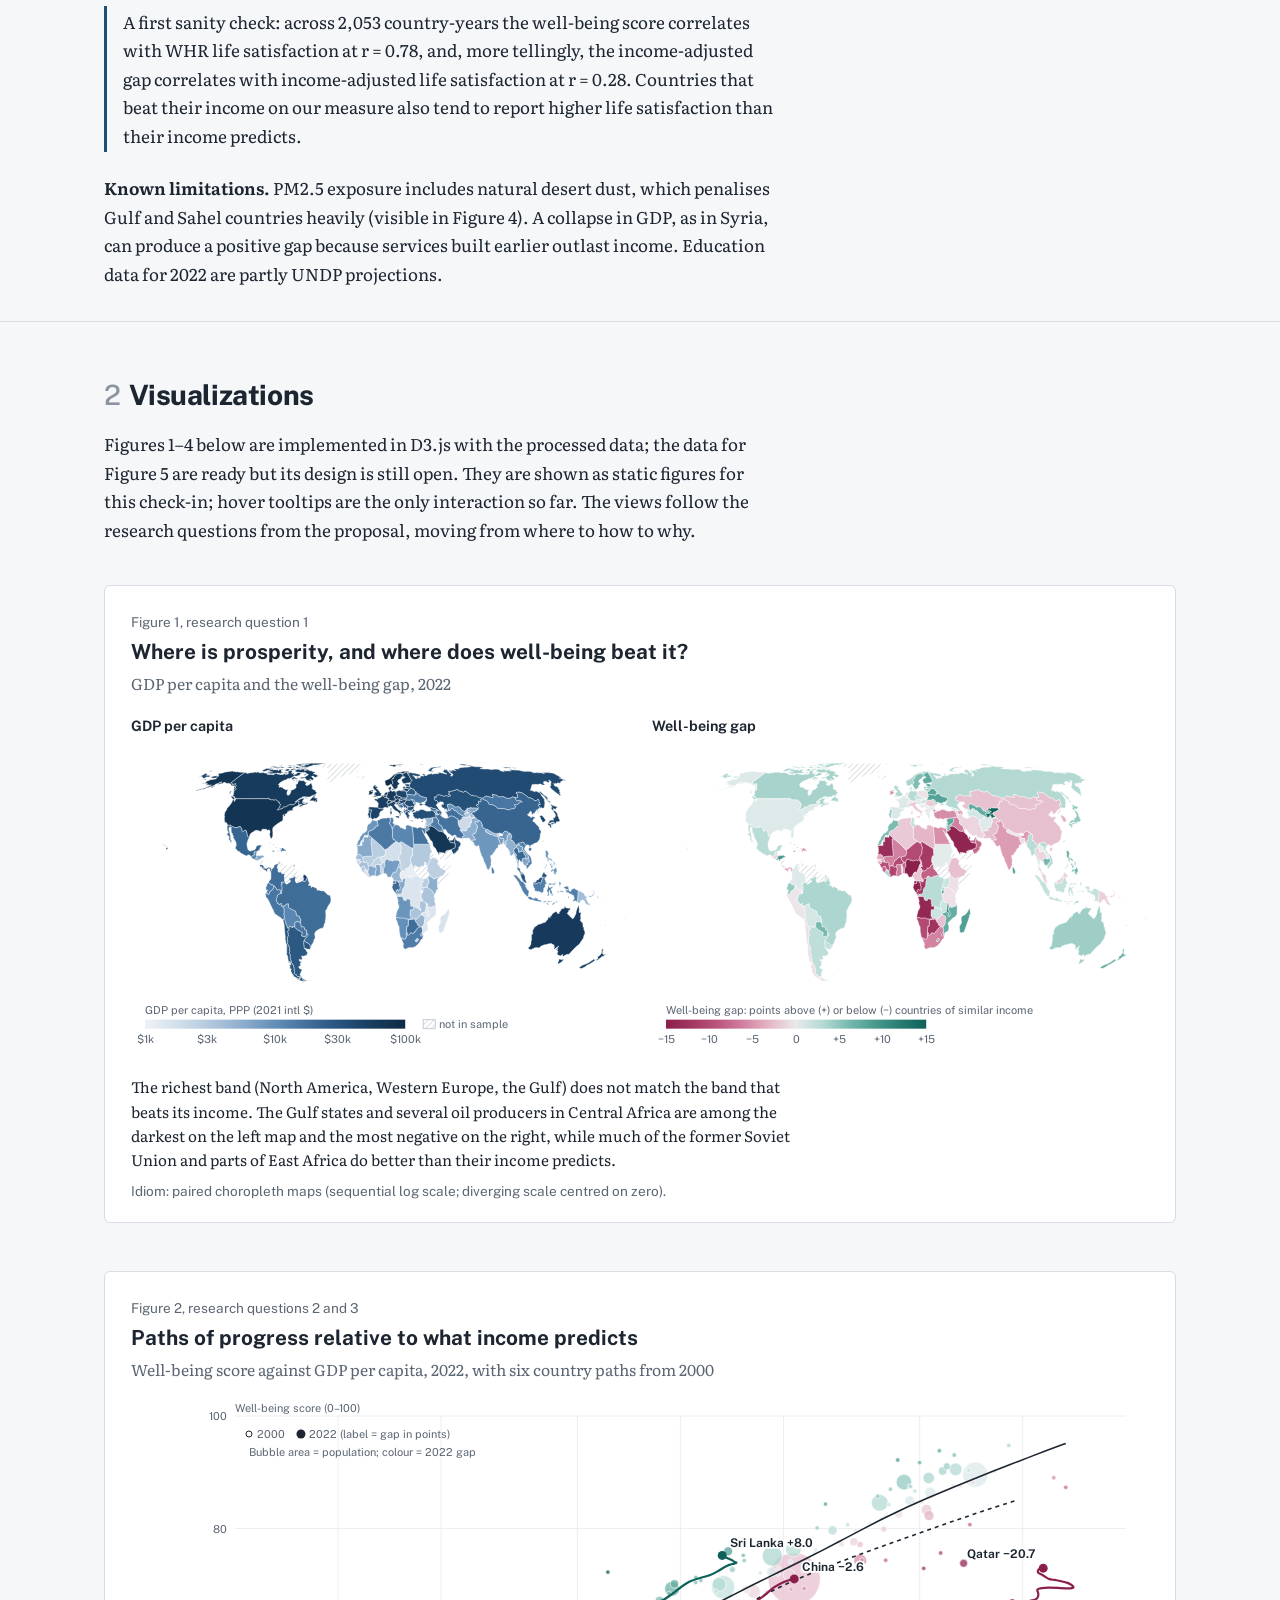
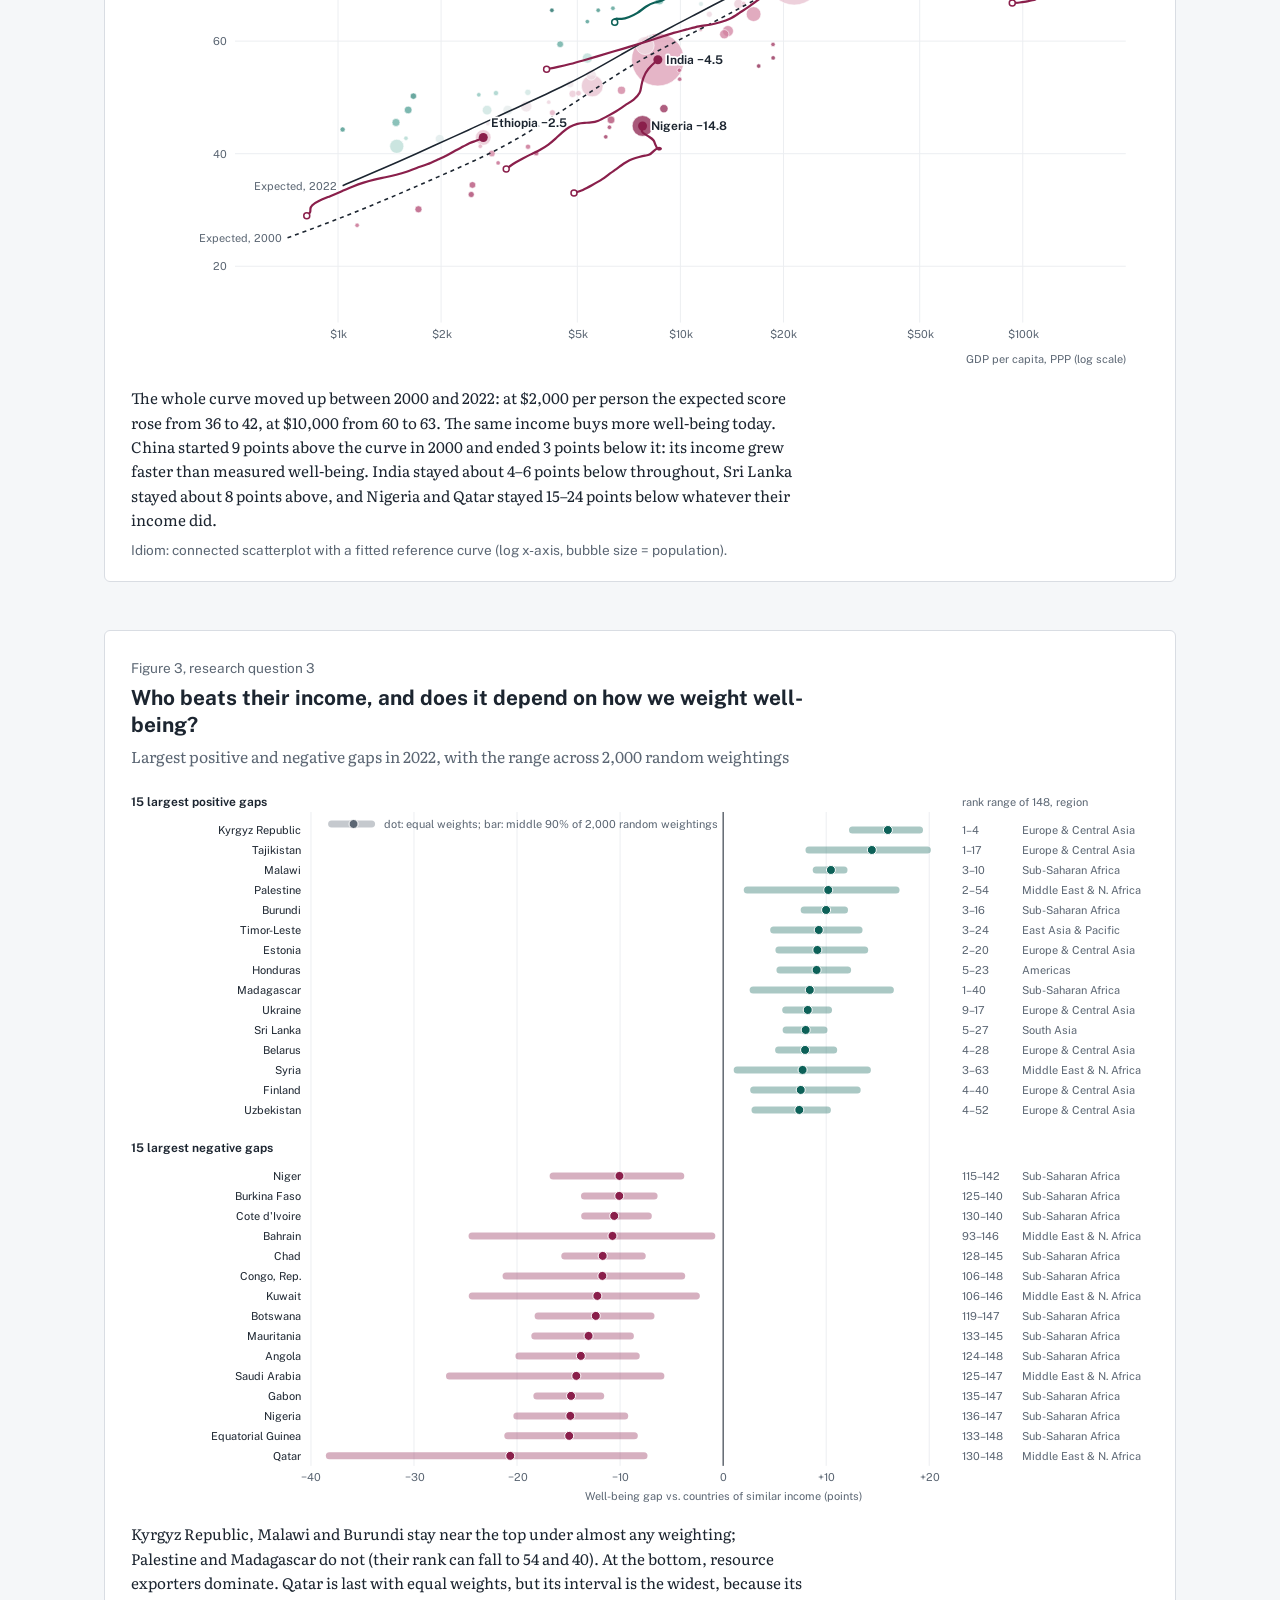
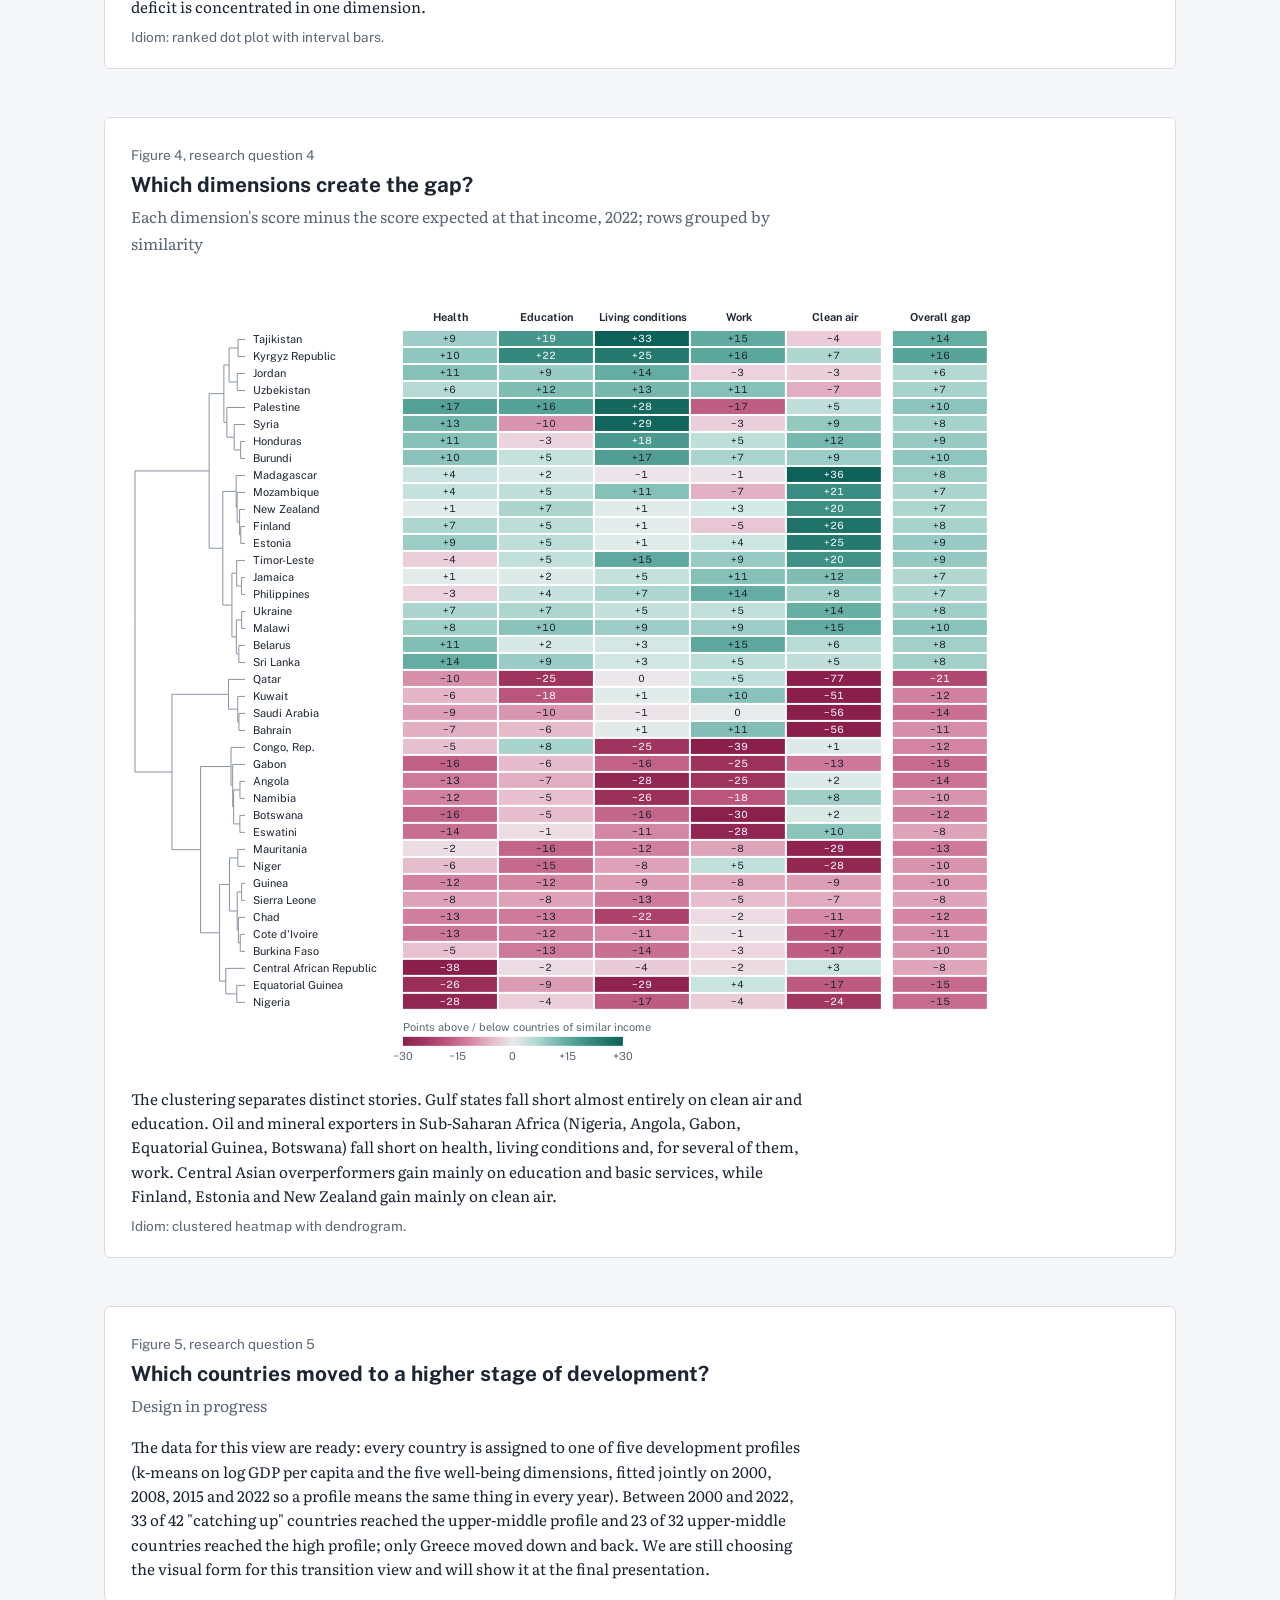
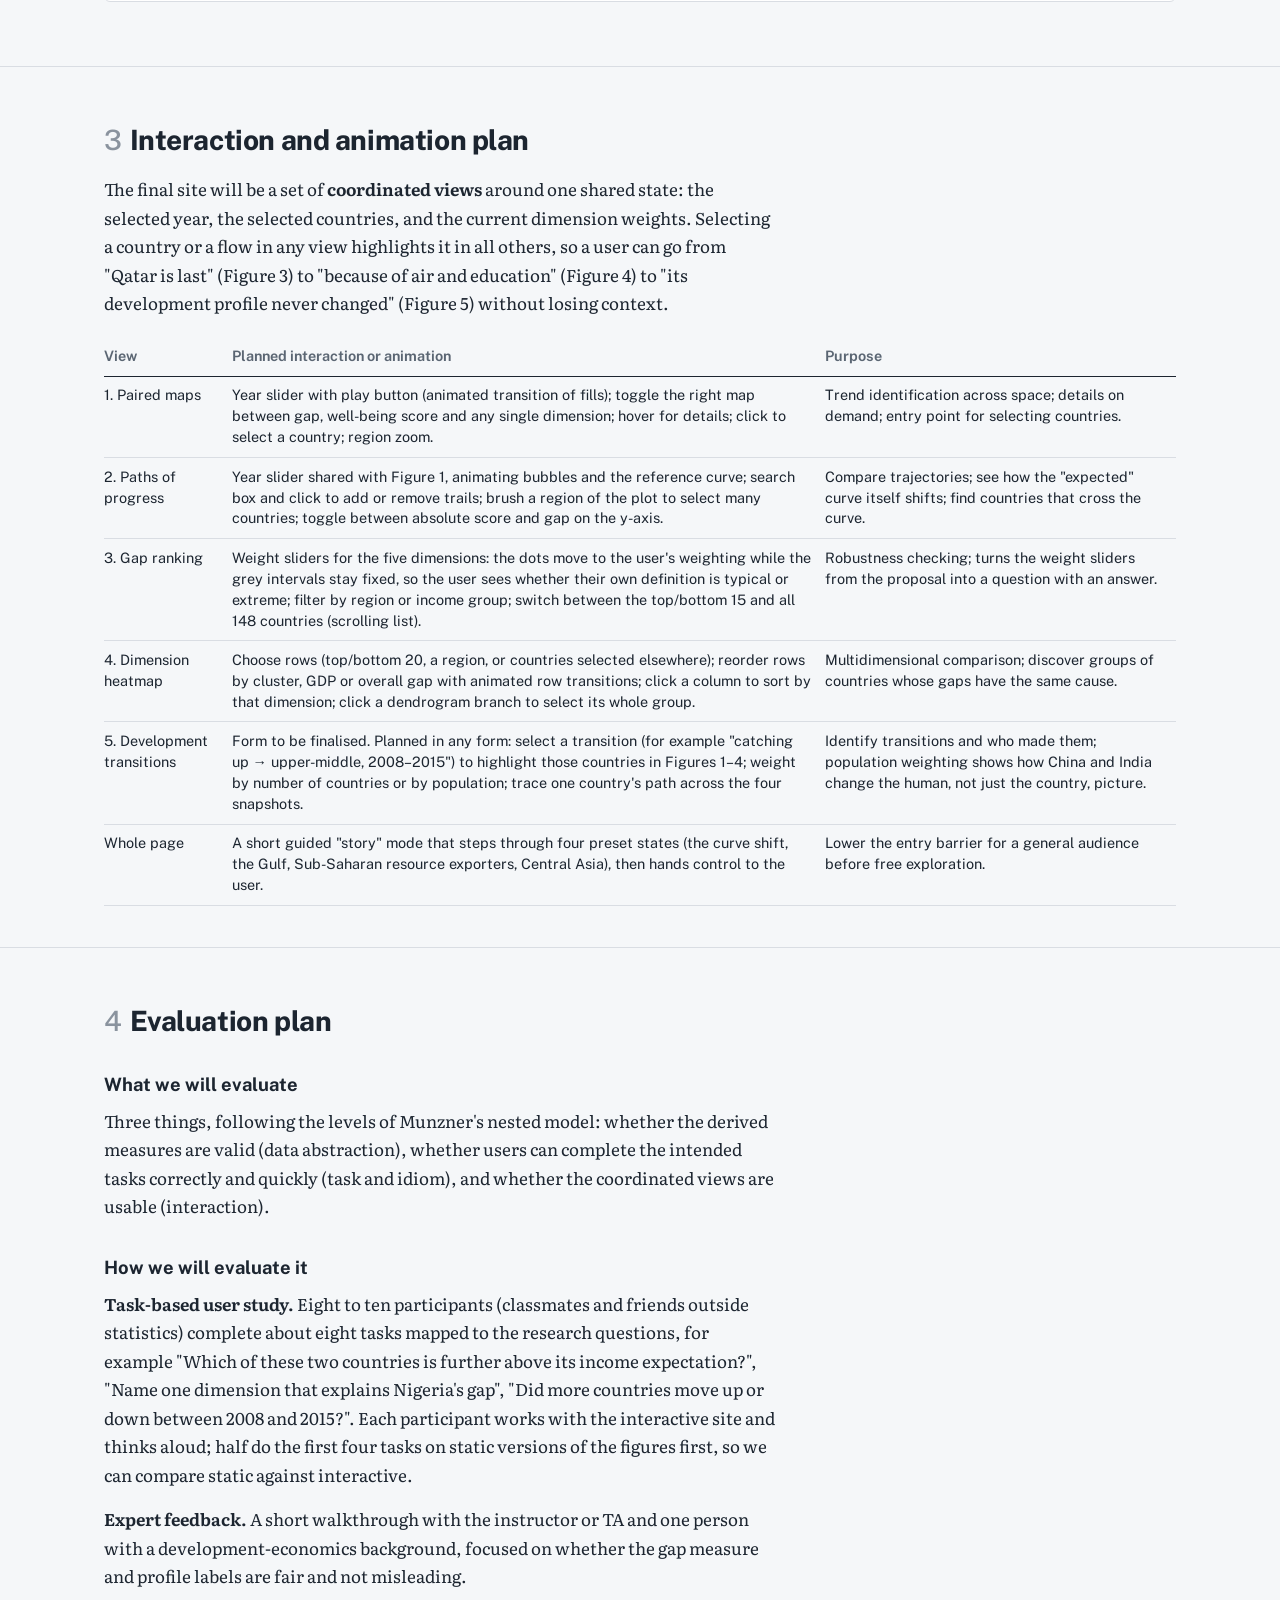
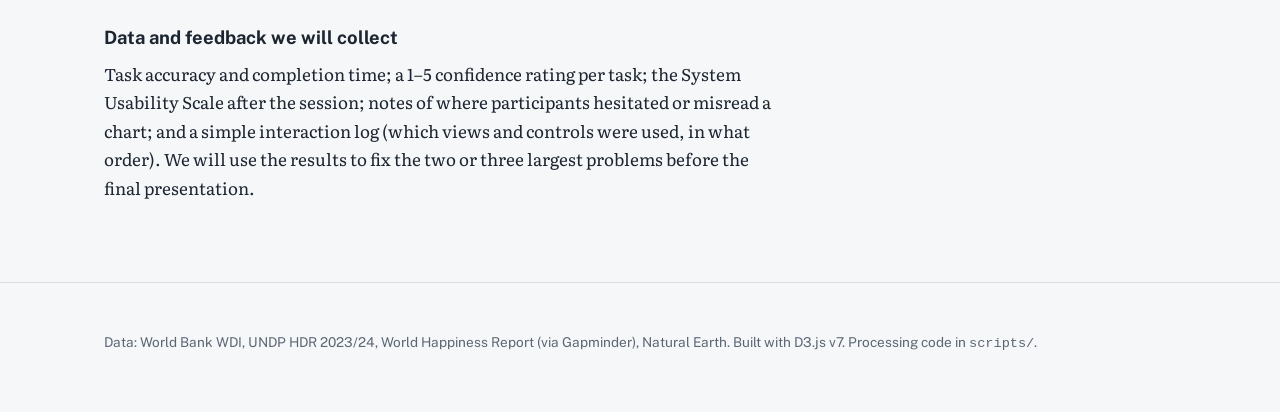
<file: interim/index.html>
<!DOCTYPE html>
<html lang="en">
<head>
  <meta charset="utf-8">
  <meta name="viewport" content="width=device-width, initial-scale=1">
  <title>Economic Growth and Human Well-being | STATS 401 Interim Check-in</title>
  <meta name="description" content="Interim check-in for a STATS 401 final project comparing 148 countries' well-being with what their income predicts, 2000–2022.">
  <link rel="preconnect" href="https://fonts.googleapis.com">
  <link rel="preconnect" href="https://fonts.gstatic.com" crossorigin>
  <link href="https://fonts.googleapis.com/css2?family=Literata:opsz,wght@7..72,400;7..72,600&family=Public+Sans:wght@400;500;650;700;750;800&display=swap" rel="stylesheet">
  <link rel="stylesheet" href="../css/style.css">
</head>
<body>

<header class="masthead">
  <div class="wrap">
    <h1>Economic growth and human well-being</h1>
    <p class="dek">Richer countries usually live better, but not always by as much as their income would suggest. We measure, for 148 countries from 2000 to 2022, how far well-being sits above or below what countries of similar income achieve, and ask what explains the difference.</p>
    <p class="byline">Luyu Su and Yifan Zuo, STATS 401 final project, interim check-in. See the <a href="../proposal.md">original proposal</a> and the <a href="https://github.com/yyiffann/stats401-final-project">repository</a>. <strong>This is the archived interim check-in page; the final project is <a href="../index.html">here</a>.</strong>.</p>
  </div>
</header>

<nav class="toc" aria-label="Sections">
  <div class="wrap">
    <ol>
      <li><a href="#changes"><span>0</span>Changes since the proposal</a></li>
      <li><a href="#data"><span>1</span>Dataset</a></li>
      <li><a href="#viz"><span>2</span>Visualizations</a></li>
      <li><a href="#interaction"><span>3</span>Interaction and animation plan</a></li>
      <li><a href="#evaluation"><span>4</span>Evaluation plan</a></li>
    </ol>
  </div>
</nav>

<main>

<!-- ============================================================ 0 -->
<section id="changes">
  <div class="wrap">
    <div class="prose">
      <h2><span class="num">0</span>Changes since the proposal</h2>
      <p>While building the dataset we found that two proposed views (the quadrant scatterplot and the clustered bubble map) answered the same question with the same axes, and that the radar chart with adjustable weights had no clear task behind it. We reorganised the project around one derived measure, the <strong>well-being gap</strong>: a country's well-being score minus the score expected for its income in that year. Every view now answers a different question about that gap.</p>
    </div>
    <div class="table-scroll">
      <table>
        <thead><tr><th>Proposal</th><th>Now</th><th>Why</th></tr></thead>
        <tbody>
          <tr><td>Choropleth of GDP per capita</td><td>Paired choropleths: GDP per capita and well-being gap</td><td>Showing prosperity next to the gap makes "rich is not the same as ahead" visible in one glance.</td></tr>
          <tr class="changed"><td>Trajectory view + quadrant scatterplot</td><td>One connected scatterplot with an "expected at this income" reference curve</td><td>The two proposed views shared axes. A fitted curve replaces arbitrary median quadrants and lets trails show movement relative to it.</td></tr>
          <tr class="changed"><td>Radar chart with weight sliders</td><td>Ranked gap chart with weight-sensitivity intervals</td><td>Weights now have a purpose: they test whether a country's rank survives different definitions of well-being.</td></tr>
          <tr class="changed"><td>(new)</td><td>Clustered heatmap of dimension-level gaps</td><td>Answers research question 4 directly: which dimensions produce each country's gap.</td></tr>
          <tr class="changed"><td>Cluster map with trajectories</td><td>A transition view of development profiles, linked to all other views (visual form still being designed)</td><td>Shows who moved between development stages and when; this will be the project's most complex, coordinated view.</td></tr>
        </tbody>
      </table>
    </div>
  </div>
</section>

<!-- ============================================================ 1 -->
<section id="data">
  <div class="wrap">
    <div class="prose">
      <h2><span class="num">1</span>Dataset</h2>
      <p>All raw files are downloaded by <code>scripts/01_download_data.py</code> and the processed files are rebuilt by <code>scripts/02_build_dataset.py</code>, so every number on this page can be reproduced from the repository.</p>

      <h3>Raw data</h3>
    </div>
    <div class="table-scroll">
      <table>
        <thead><tr><th>Source</th><th>Variables used</th><th>Coverage</th><th class="num">Raw records</th></tr></thead>
        <tbody>
          <tr><td><a href="https://databank.worldbank.org/source/world-development-indicators">World Bank WDI</a>, via the <a href="https://github.com/open-numbers/ddf--open_numbers--world_development_indicators">Gapminder open-numbers mirror</a></td>
              <td>GDP per capita (PPP, 2021 $), population, life expectancy, under-5 mortality, unemployment, vulnerable employment, basic water, basic sanitation, electricity access, PM2.5 exposure, CO₂ per capita</td>
              <td>185–215 economies; 1960–2025 depending on series (PM2.5 ends 2020)</td><td class="num">≈ 95,000 country-year values in 11 files</td></tr>
          <tr><td><a href="https://hdr.undp.org/data-center/documentation-and-downloads">UNDP Human Development Report 2023/24</a> composite time series, via <a href="https://github.com/openwashdata/undpcomposite">openwashdata/undpcomposite</a></td>
              <td>Mean years of schooling (age 25+), expected years of schooling</td>
              <td>206 countries and aggregates, 1990–2022</td><td class="num">206 rows × 1,076 columns (wide)</td></tr>
          <tr><td>World Happiness Report ladder score, via <a href="https://github.com/open-numbers/ddf--gapminder--fasttrack">Gapminder Fasttrack</a></td>
              <td>Life satisfaction (0–10), used only to validate our score</td>
              <td>164 countries, 2005–2023</td><td class="num">2,359</td></tr>
          <tr><td>Country metadata (open-numbers) and <a href="https://github.com/topojson/world-atlas">Natural Earth 1:110m TopoJSON</a></td>
              <td>ISO codes, region, income group, country shapes</td>
              <td>273 entities, 177 shapes</td><td class="num">273</td></tr>
        </tbody>
      </table>
    </div>

    <div class="prose">
      <h3>Processing completed</h3>
      <ol>
        <li><strong>Harmonise and integrate.</strong> All sources were joined on ISO-3 codes into one country-year panel. We kept the years every source shares (2000–2022) and sovereign countries with at least 1 million people.</li>
        <li><strong>Fill short gaps and flag them.</strong> Interior gaps were linearly interpolated within each country. At the edges, slow-moving coverage indicators (water, sanitation, electricity, schooling) were carried forward up to six years and all others up to three; this mainly extends PM2.5 from 2020 to 2022. 734 cells were filled, and each row carries an <code>n_imputed</code> count. Countries without GDP data or missing more than one of ten indicators in any year were dropped (Cuba, Djibouti, Eritrea, Hong Kong, Nicaragua, North Korea, Somalia, South Sudan, Venezuela, Yemen).</li>
        <li><strong>Rescale with fixed goalposts.</strong> Each indicator was mapped to 0–100 using the same bounds in every year, so scores are comparable over time. We used the UNDP HDI goalposts where they exist, a log scale for child mortality and PM2.5, the WHO guideline (5 µg/m³) as the best air-quality value, and reversed the scale for indicators where lower is better.</li>
        <li><strong>Aggregate into five dimensions.</strong> Health (life expectancy, under-5 mortality), education (mean and expected schooling), living conditions (water, sanitation, electricity), work (unemployment, vulnerable employment) and clean air (PM2.5). The well-being score is the mean of the five. CO₂ per capita is kept separately as an environmental cost rather than a component.</li>
        <li><strong>Derive the well-being gap.</strong> For each year we fit a LOWESS curve of well-being on log GDP per capita across all countries. The gap is the vertical distance from that curve; we repeat this for each dimension.</li>
        <li><strong>Test weight sensitivity.</strong> We recomputed every 2022 gap under 2,000 random dimension weightings (Dirichlet, α = 2) and stored the 5th–95th percentile of each country's gap and rank.</li>
        <li><strong>Cluster development profiles.</strong> K-means (k = 5) on log GDP plus the five dimensions, fitted jointly on 2000, 2008, 2015 and 2022 so each cluster means the same thing in every year.</li>
      </ol>

      <h3>Processed data</h3>
    </div>
    <div class="table-scroll">
      <table>
        <thead><tr><th>File (in <code>data/processed/</code>)</th><th>Grain</th><th class="num">Size</th><th>Main attributes</th></tr></thead>
        <tbody>
          <tr><td><code>panel_2000_2022.csv</code></td><td>country × year</td><td class="num">3,404 × 34</td><td>raw indicators, 5 dimension scores, well-being score, expected score, overall and per-dimension gaps, profile, region, income group, population, CO₂</td></tr>
          <tr><td><code>gap_weight_sensitivity_2022.csv</code></td><td>country</td><td class="num">148 × 12</td><td>equal-weight gap and rank, 5th/50th/95th percentile of rank and gap across weightings, share of weightings with a positive gap</td></tr>
          <tr><td><code>heatmap_2022.json</code></td><td>country</td><td class="num">40 rows + tree</td><td>per-dimension gaps for the 20 largest positive and negative gaps, with a Ward clustering tree</td></tr>
          <tr><td><code>expected_curves.json</code></td><td>year × 40 points</td><td class="num">23 curves</td><td>the fitted "expected well-being at this income" curve for each year</td></tr>
          <tr><td><code>profile_centroids.csv</code>, <code>build_report.json</code></td><td>profile / run</td><td class="num">small</td><td>cluster centres; sample sizes, dropped countries, imputation counts, validation statistics</td></tr>
        </tbody>
      </table>
    </div>
    <div class="prose">
      <p class="finding">A first sanity check: across 2,053 country-years the well-being score correlates with WHR life satisfaction at r = 0.78, and, more tellingly, the income-adjusted gap correlates with income-adjusted life satisfaction at r = 0.28. Countries that beat their income on our measure also tend to report higher life satisfaction than their income predicts.</p>
      <p><strong>Known limitations.</strong> PM2.5 exposure includes natural desert dust, which penalises Gulf and Sahel countries heavily (visible in Figure 4). A collapse in GDP, as in Syria, can produce a positive gap because services built earlier outlast income. Education data for 2022 are partly UNDP projections.</p>
    </div>
  </div>
</section>

<!-- ============================================================ 2 -->
<section id="viz">
  <div class="wrap">
    <div class="prose">
      <h2><span class="num">2</span>Visualizations</h2>
      <p>Figures 1–4 below are implemented in D3.js with the processed data; the data for Figure 5 are ready but its design is still open. They are shown as static figures for this check-in; hover tooltips are the only interaction so far. The views follow the research questions from the proposal, moving from where to how to why.</p>
    </div>

    <figure class="viz" id="fig-1">
      <div class="fig-head">
        <p class="fig-kicker">Figure 1, research question 1</p>
        <h3>Where is prosperity, and where does well-being beat it?</h3>
        <p class="fig-q">GDP per capita and the well-being gap, 2022</p>
      </div>
      <div class="two-maps">
        <div><p class="map-title">GDP per capita</p><div class="chart" id="fig1-gdp"></div></div>
        <div><p class="map-title">Well-being gap</p><div class="chart" id="fig1-gap"></div></div>
      </div>
      <figcaption>The richest band (North America, Western Europe, the Gulf) does not match the band that beats its income. The Gulf states and several oil producers in Central Africa are among the darkest on the left map and the most negative on the right, while much of the former Soviet Union and parts of East Africa do better than their income predicts.
        <span class="idiom">Idiom: paired choropleth maps (sequential log scale; diverging scale centred on zero).</span></figcaption>
    </figure>

    <figure class="viz" id="fig-2">
      <div class="fig-head">
        <p class="fig-kicker">Figure 2, research questions 2 and 3</p>
        <h3>Paths of progress relative to what income predicts</h3>
        <p class="fig-q">Well-being score against GDP per capita, 2022, with six country paths from 2000</p>
      </div>
      <div class="chart" id="fig2"></div>
      <figcaption>The whole curve moved up between 2000 and 2022: at $2,000 per person the expected score rose from 36 to 42, at $10,000 from 60 to 63. The same income buys more well-being today. China started 9 points above the curve in 2000 and ended 3 points below it: its income grew faster than measured well-being. India stayed about 4–6 points below throughout, Sri Lanka stayed about 8 points above, and Nigeria and Qatar stayed 15–24 points below whatever their income did.
        <span class="idiom">Idiom: connected scatterplot with a fitted reference curve (log x-axis, bubble size = population).</span></figcaption>
    </figure>

    <figure class="viz" id="fig-3">
      <div class="fig-head">
        <p class="fig-kicker">Figure 3, research question 3</p>
        <h3>Who beats their income, and does it depend on how we weight well-being?</h3>
        <p class="fig-q">Largest positive and negative gaps in 2022, with the range across 2,000 random weightings</p>
      </div>
      <div class="chart" id="fig3"></div>
      <figcaption>Kyrgyz Republic, Malawi and Burundi stay near the top under almost any weighting; Palestine and Madagascar do not (their rank can fall to 54 and 40). At the bottom, resource exporters dominate. Qatar is last with equal weights, but its interval is the widest, because its deficit is concentrated in one dimension.
        <span class="idiom">Idiom: ranked dot plot with interval bars.</span></figcaption>
    </figure>

    <figure class="viz" id="fig-4">
      <div class="fig-head">
        <p class="fig-kicker">Figure 4, research question 4</p>
        <h3>Which dimensions create the gap?</h3>
        <p class="fig-q">Each dimension's score minus the score expected at that income, 2022; rows grouped by similarity</p>
      </div>
      <div class="chart" id="fig4"></div>
      <figcaption>The clustering separates distinct stories. Gulf states fall short almost entirely on clean air and education. Oil and mineral exporters in Sub-Saharan Africa (Nigeria, Angola, Gabon, Equatorial Guinea, Botswana) fall short on health, living conditions and, for several of them, work. Central Asian overperformers gain mainly on education and basic services, while Finland, Estonia and New Zealand gain mainly on clean air.
        <span class="idiom">Idiom: clustered heatmap with dendrogram.</span></figcaption>
    </figure>

    <figure class="viz" id="fig-5">
      <div class="fig-head">
        <p class="fig-kicker">Figure 5, research question 5</p>
        <h3>Which countries moved to a higher stage of development?</h3>
        <p class="fig-q">Design in progress</p>
      </div>
      <figcaption>The data for this view are ready: every country is assigned to one of five development profiles (k-means on log GDP per capita and the five well-being dimensions, fitted jointly on 2000, 2008, 2015 and 2022 so a profile means the same thing in every year). Between 2000 and 2022, 33 of 42 "catching up" countries reached the upper-middle profile and 23 of 32 upper-middle countries reached the high profile; only Greece moved down and back. We are still choosing the visual form for this transition view and will show it at the final presentation.</figcaption>
    </figure>
  </div>
</section>

<!-- ============================================================ 3 -->
<section id="interaction">
  <div class="wrap">
    <div class="prose">
      <h2><span class="num">3</span>Interaction and animation plan</h2>
      <p>The final site will be a set of <strong>coordinated views</strong> around one shared state: the selected year, the selected countries, and the current dimension weights. Selecting a country or a flow in any view highlights it in all others, so a user can go from "Qatar is last" (Figure 3) to "because of air and education" (Figure 4) to "its development profile never changed" (Figure 5) without losing context.</p>
    </div>
    <div class="table-scroll">
      <table>
        <thead><tr><th>View</th><th>Planned interaction or animation</th><th>Purpose</th></tr></thead>
        <tbody>
          <tr><td>1. Paired maps</td><td>Year slider with play button (animated transition of fills); toggle the right map between gap, well-being score and any single dimension; hover for details; click to select a country; region zoom.</td><td>Trend identification across space; details on demand; entry point for selecting countries.</td></tr>
          <tr><td>2. Paths of progress</td><td>Year slider shared with Figure 1, animating bubbles and the reference curve; search box and click to add or remove trails; brush a region of the plot to select many countries; toggle between absolute score and gap on the y-axis.</td><td>Compare trajectories; see how the "expected" curve itself shifts; find countries that cross the curve.</td></tr>
          <tr><td>3. Gap ranking</td><td>Weight sliders for the five dimensions: the dots move to the user's weighting while the grey intervals stay fixed, so the user sees whether their own definition is typical or extreme; filter by region or income group; switch between the top/bottom 15 and all 148 countries (scrolling list).</td><td>Robustness checking; turns the weight sliders from the proposal into a question with an answer.</td></tr>
          <tr><td>4. Dimension heatmap</td><td>Choose rows (top/bottom 20, a region, or countries selected elsewhere); reorder rows by cluster, GDP or overall gap with animated row transitions; click a column to sort by that dimension; click a dendrogram branch to select its whole group.</td><td>Multidimensional comparison; discover groups of countries whose gaps have the same cause.</td></tr>
          <tr><td>5. Development transitions</td><td>Form to be finalised. Planned in any form: select a transition (for example "catching up → upper-middle, 2008–2015") to highlight those countries in Figures 1–4; weight by number of countries or by population; trace one country's path across the four snapshots.</td><td>Identify transitions and who made them; population weighting shows how China and India change the human, not just the country, picture.</td></tr>
          <tr><td>Whole page</td><td>A short guided "story" mode that steps through four preset states (the curve shift, the Gulf, Sub-Saharan resource exporters, Central Asia), then hands control to the user.</td><td>Lower the entry barrier for a general audience before free exploration.</td></tr>
        </tbody>
      </table>
    </div>
  </div>
</section>

<!-- ============================================================ 4 -->
<section id="evaluation">
  <div class="wrap">
    <div class="prose">
      <h2><span class="num">4</span>Evaluation plan</h2>

      <h3>What we will evaluate</h3>
      <p>Three things, following the levels of Munzner's nested model: whether the derived measures are valid (data abstraction), whether users can complete the intended tasks correctly and quickly (task and idiom), and whether the coordinated views are usable (interaction).</p>

      <h3>How we will evaluate it</h3>
      <p><strong>Task-based user study.</strong> Eight to ten participants (classmates and friends outside statistics) complete about eight tasks mapped to the research questions, for example "Which of these two countries is further above its income expectation?", "Name one dimension that explains Nigeria's gap", "Did more countries move up or down between 2008 and 2015?". Each participant works with the interactive site and thinks aloud; half do the first four tasks on static versions of the figures first, so we can compare static against interactive.</p>
      <p><strong>Expert feedback.</strong> A short walkthrough with the instructor or TA and one person with a development-economics background, focused on whether the gap measure and profile labels are fair and not misleading.</p>

      <h3>Data and feedback we will collect</h3>
      <p>Task accuracy and completion time; a 1–5 confidence rating per task; the System Usability Scale after the session; notes of where participants hesitated or misread a chart; and a simple interaction log (which views and controls were used, in what order). We will use the results to fix the two or three largest problems before the final presentation.</p>
    </div>
  </div>
</section>

</main>

<footer>
  <div class="wrap">
    Data: World Bank WDI, UNDP HDR 2023/24, World Happiness Report (via Gapminder), Natural Earth. Built with D3.js v7. Processing code in <code>scripts/</code>.
  </div>
</footer>

<script src="../lib/d3.min.js"></script>
<script src="../lib/topojson-client.min.js"></script>
<script src="js/common.js"></script>
<script src="js/fig1_maps.js"></script>
<script src="js/fig2_paths.js"></script>
<script src="js/fig3_rank.js"></script>
<script src="js/fig4_heatmap.js"></script>
<script>
  WB.loadAll().then(data => {
    drawFig1(data); drawFig2(data); drawFig3(data); drawFig4(data);
  }).catch(err => {
    document.querySelectorAll(".chart").forEach(el => {
      el.innerHTML = '<p style="font-family:var(--sans);color:var(--below)">Data did not load. Open this page through a web server (GitHub Pages, or <code>python -m http.server</code> in the repository root), not as a local file.</p>';
    });
    console.error(err);
  });
</script>
</body>
</html>
</file>
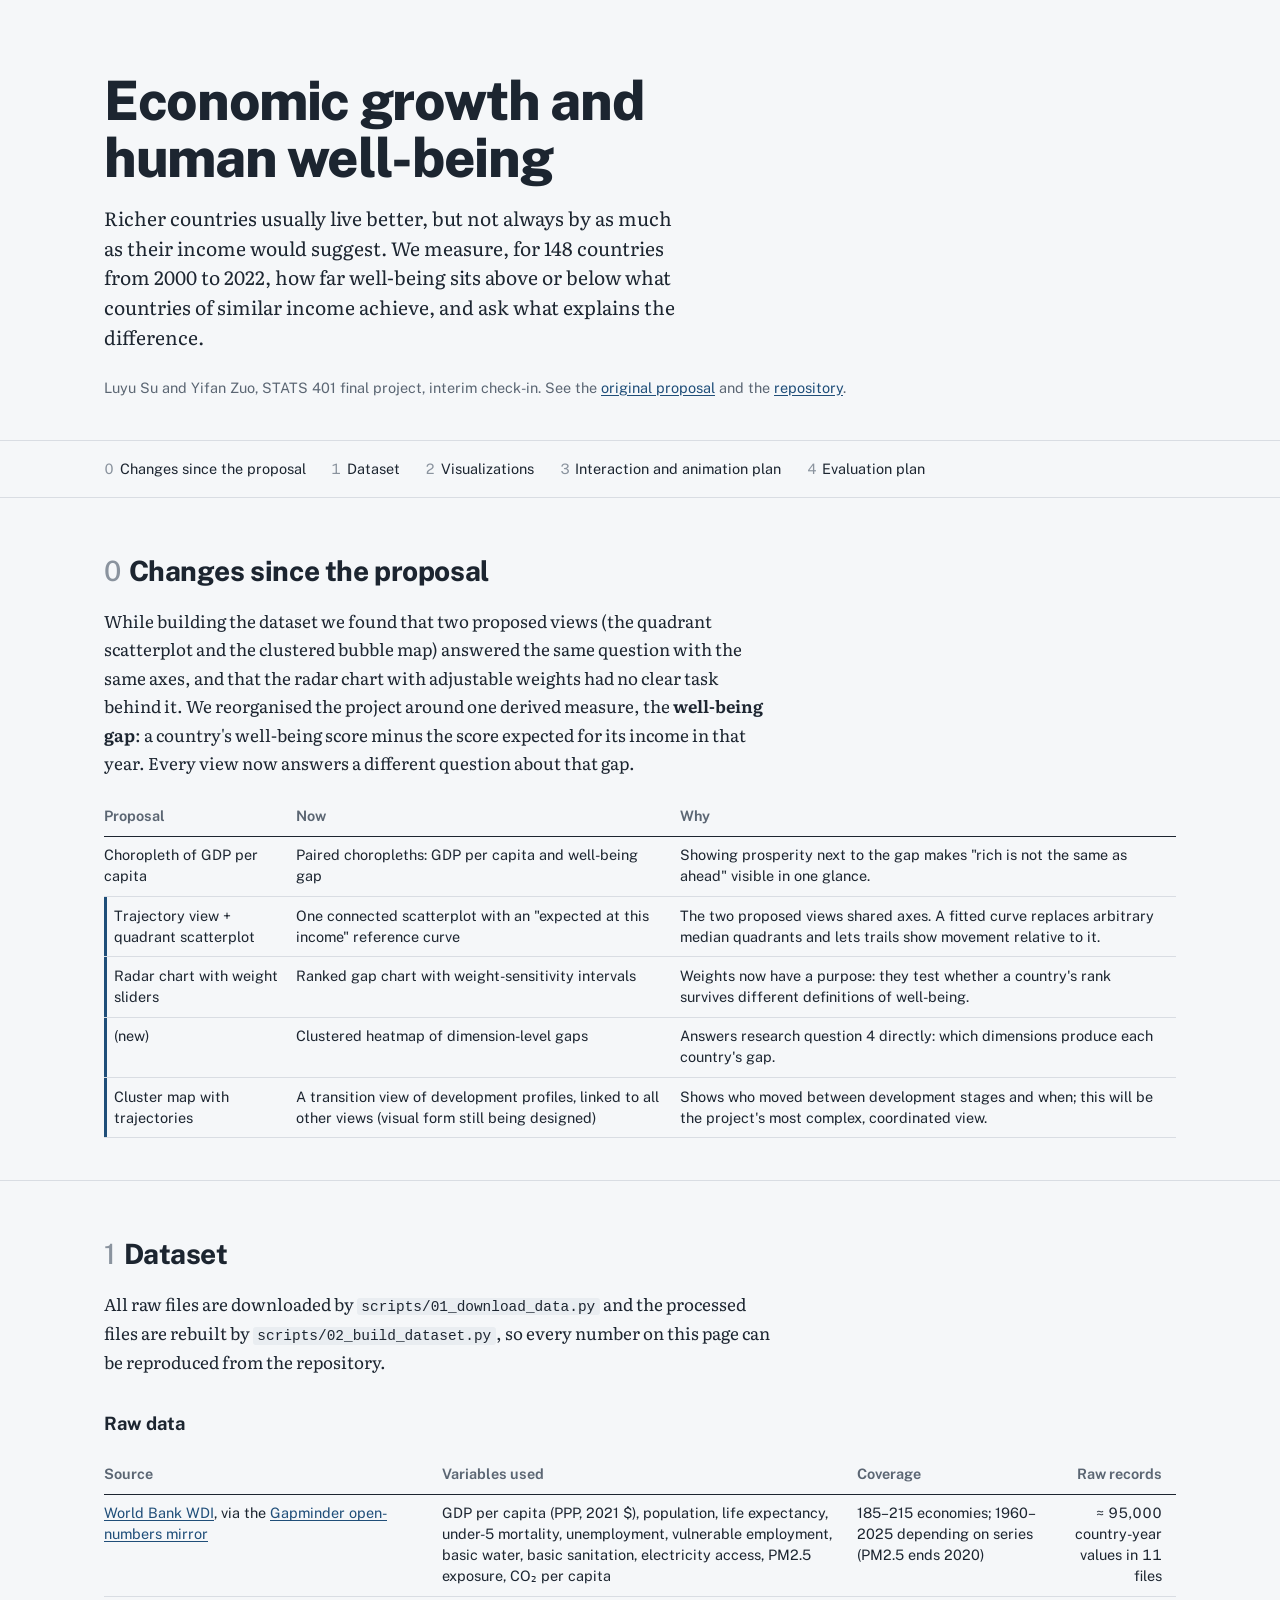
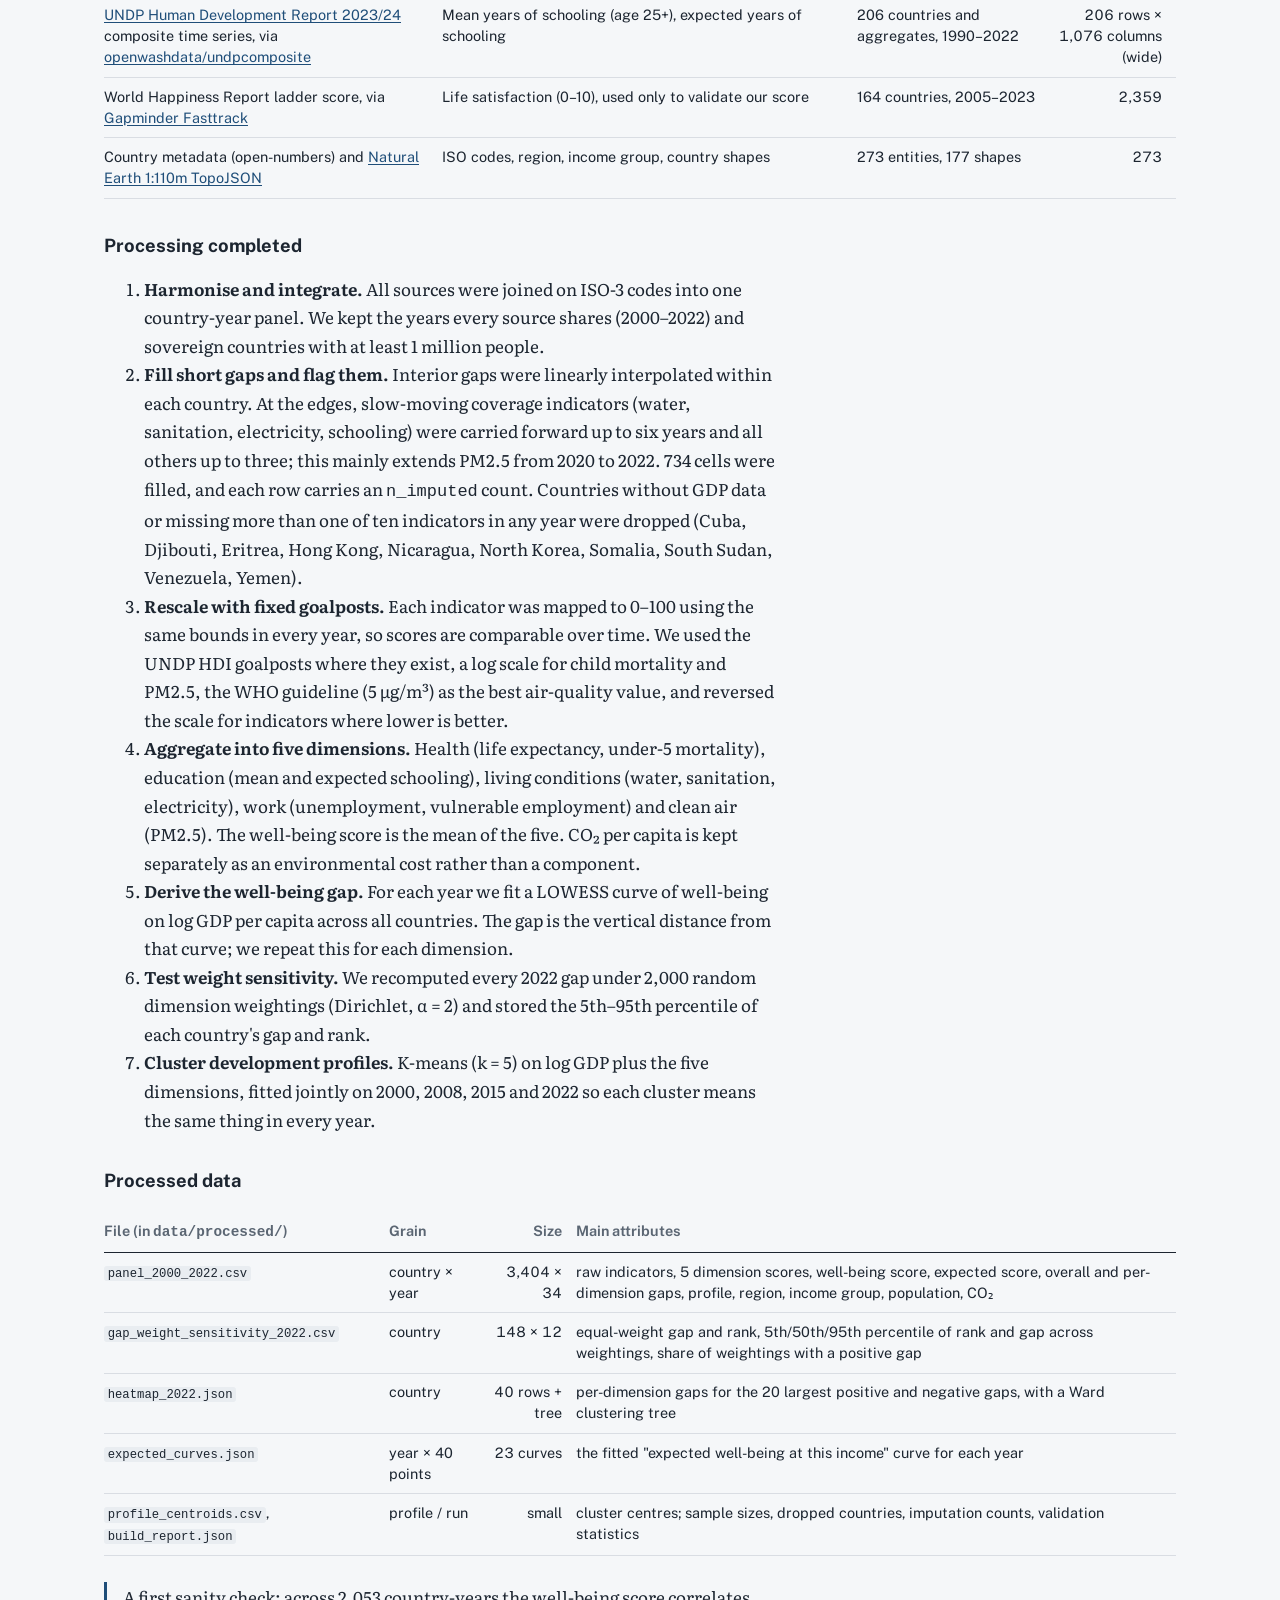
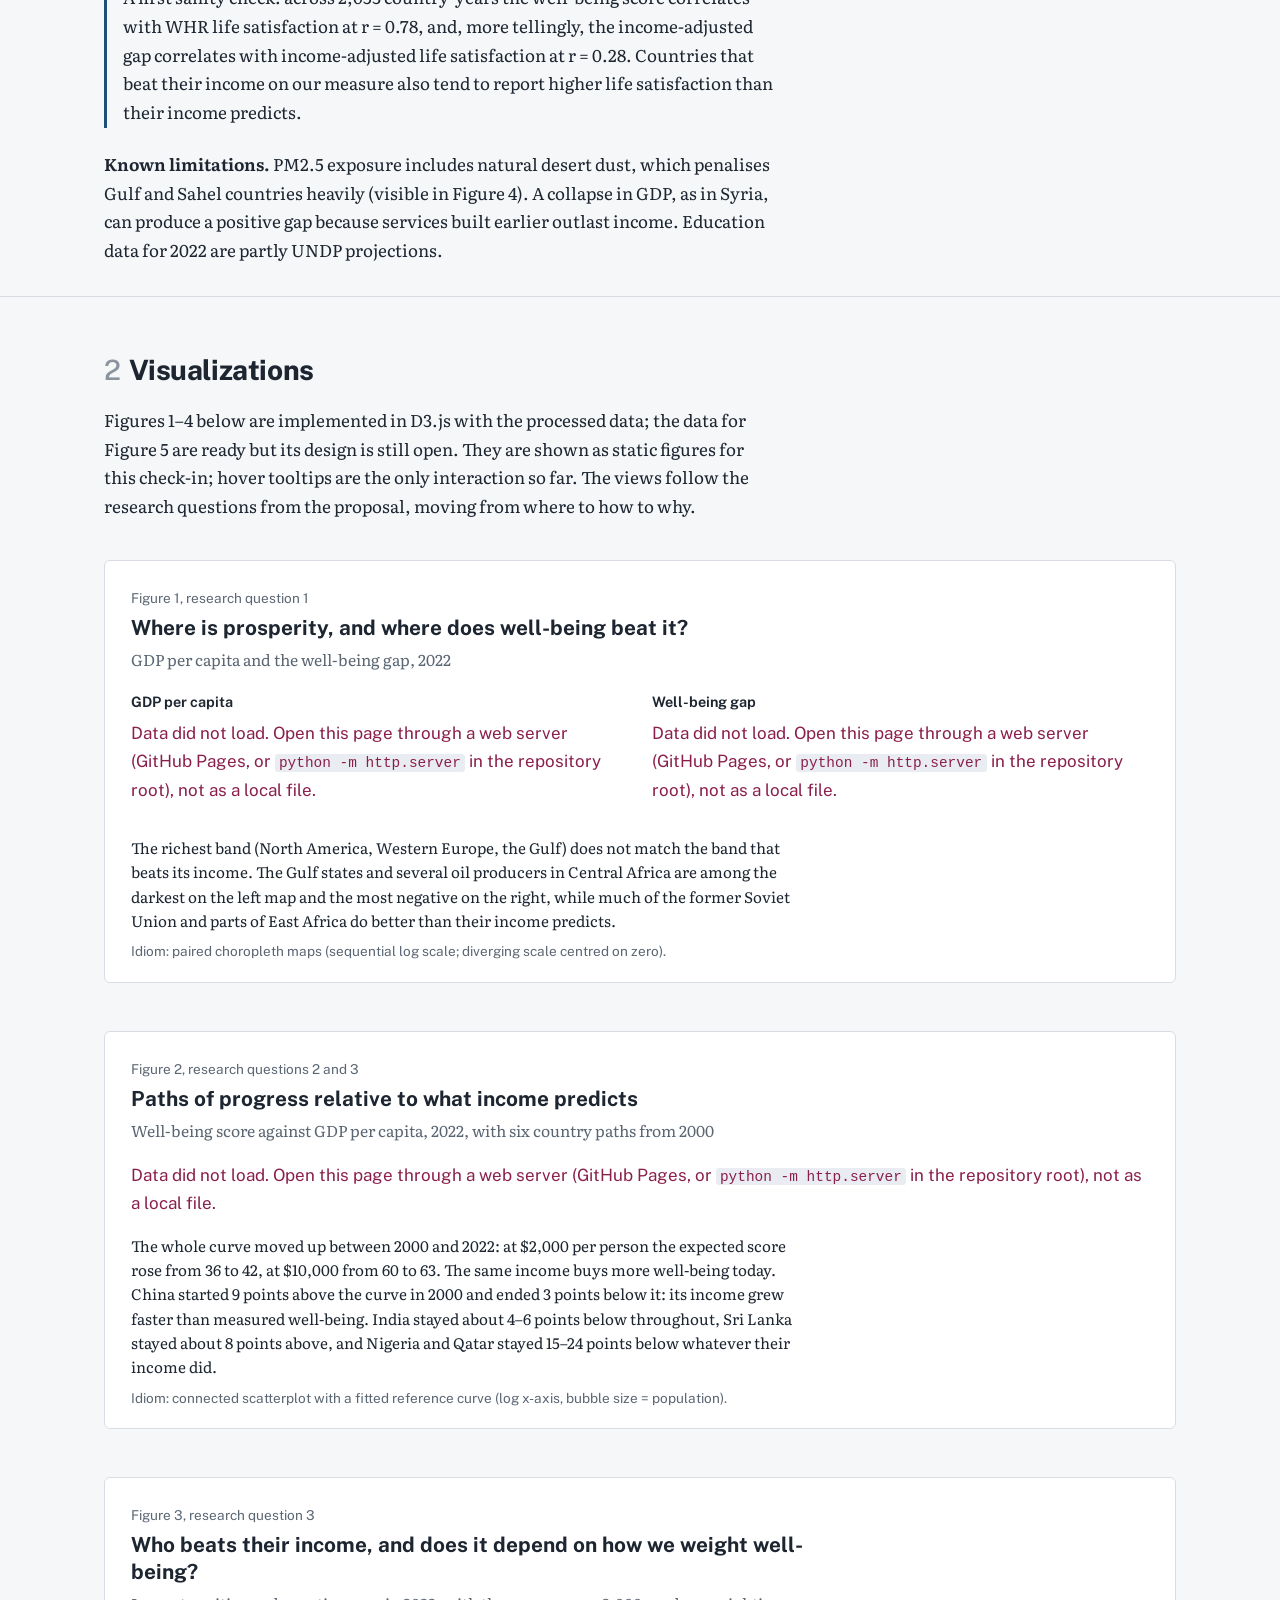
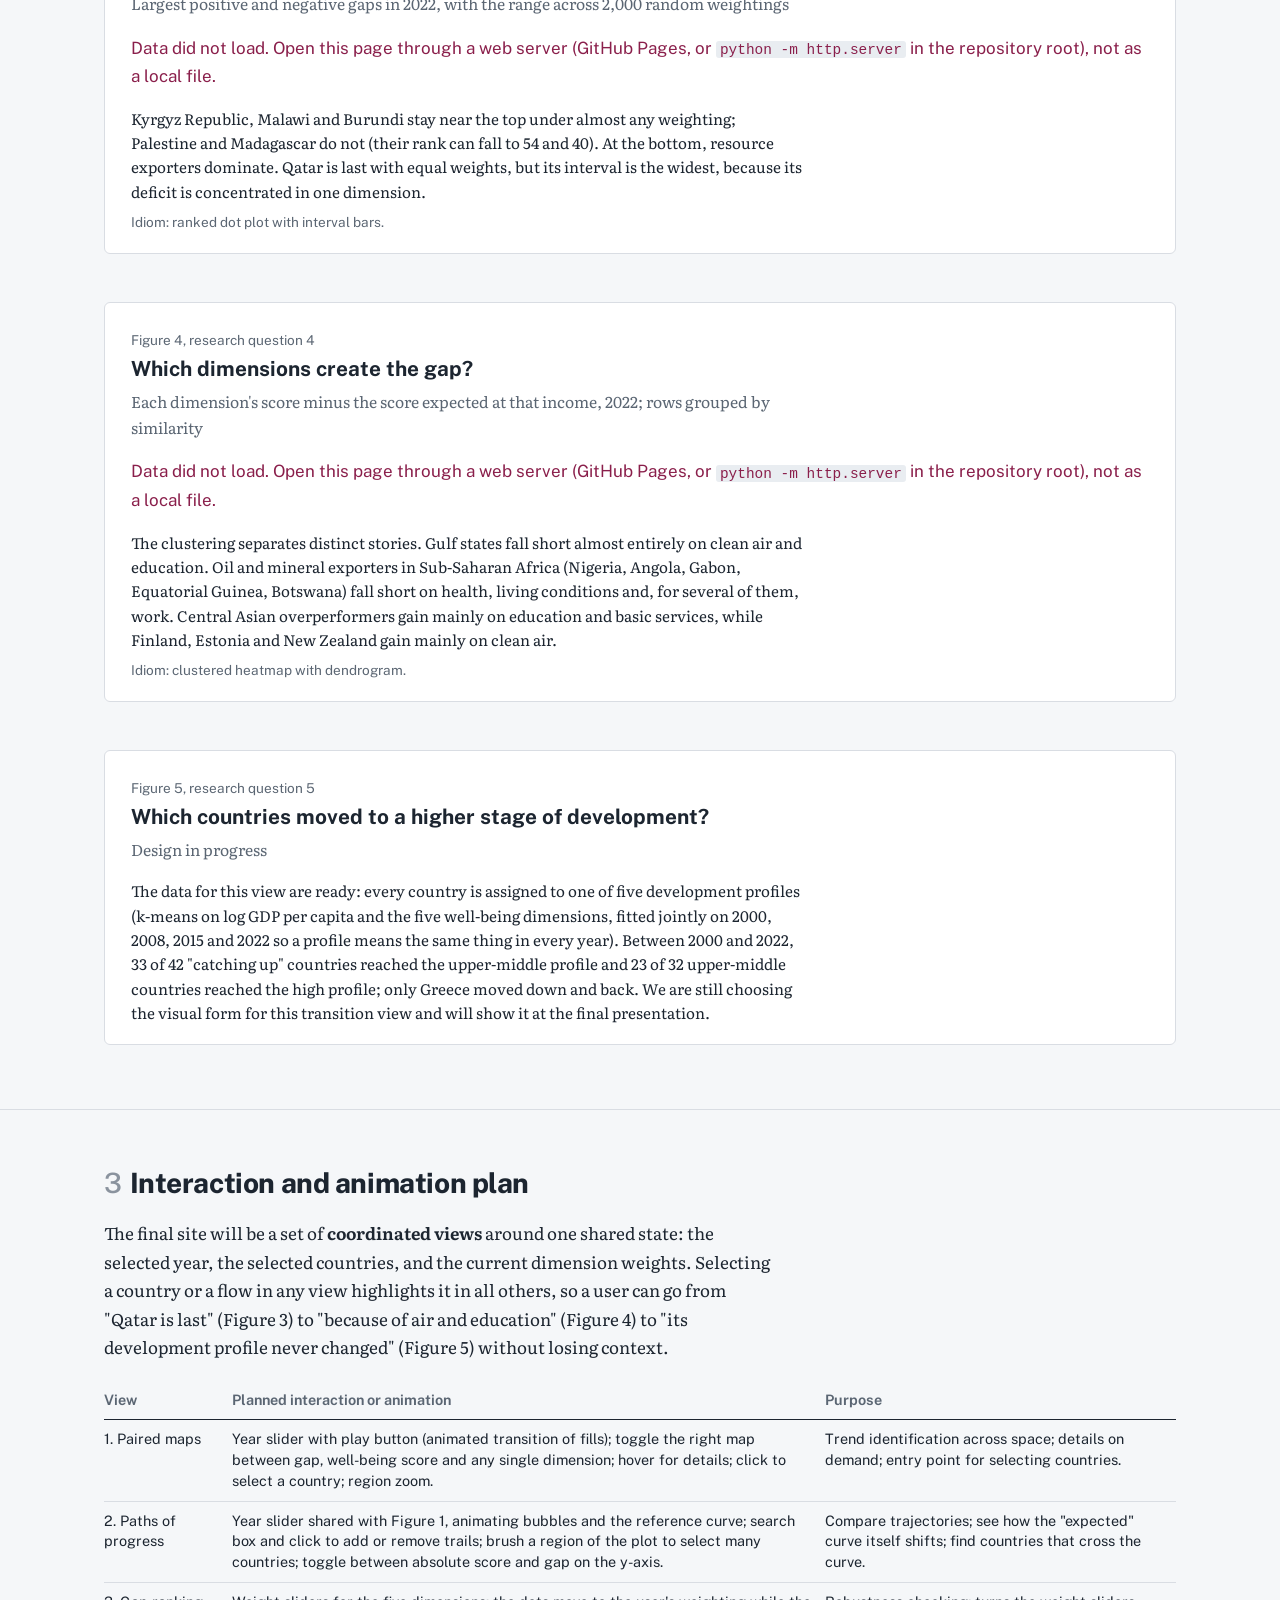
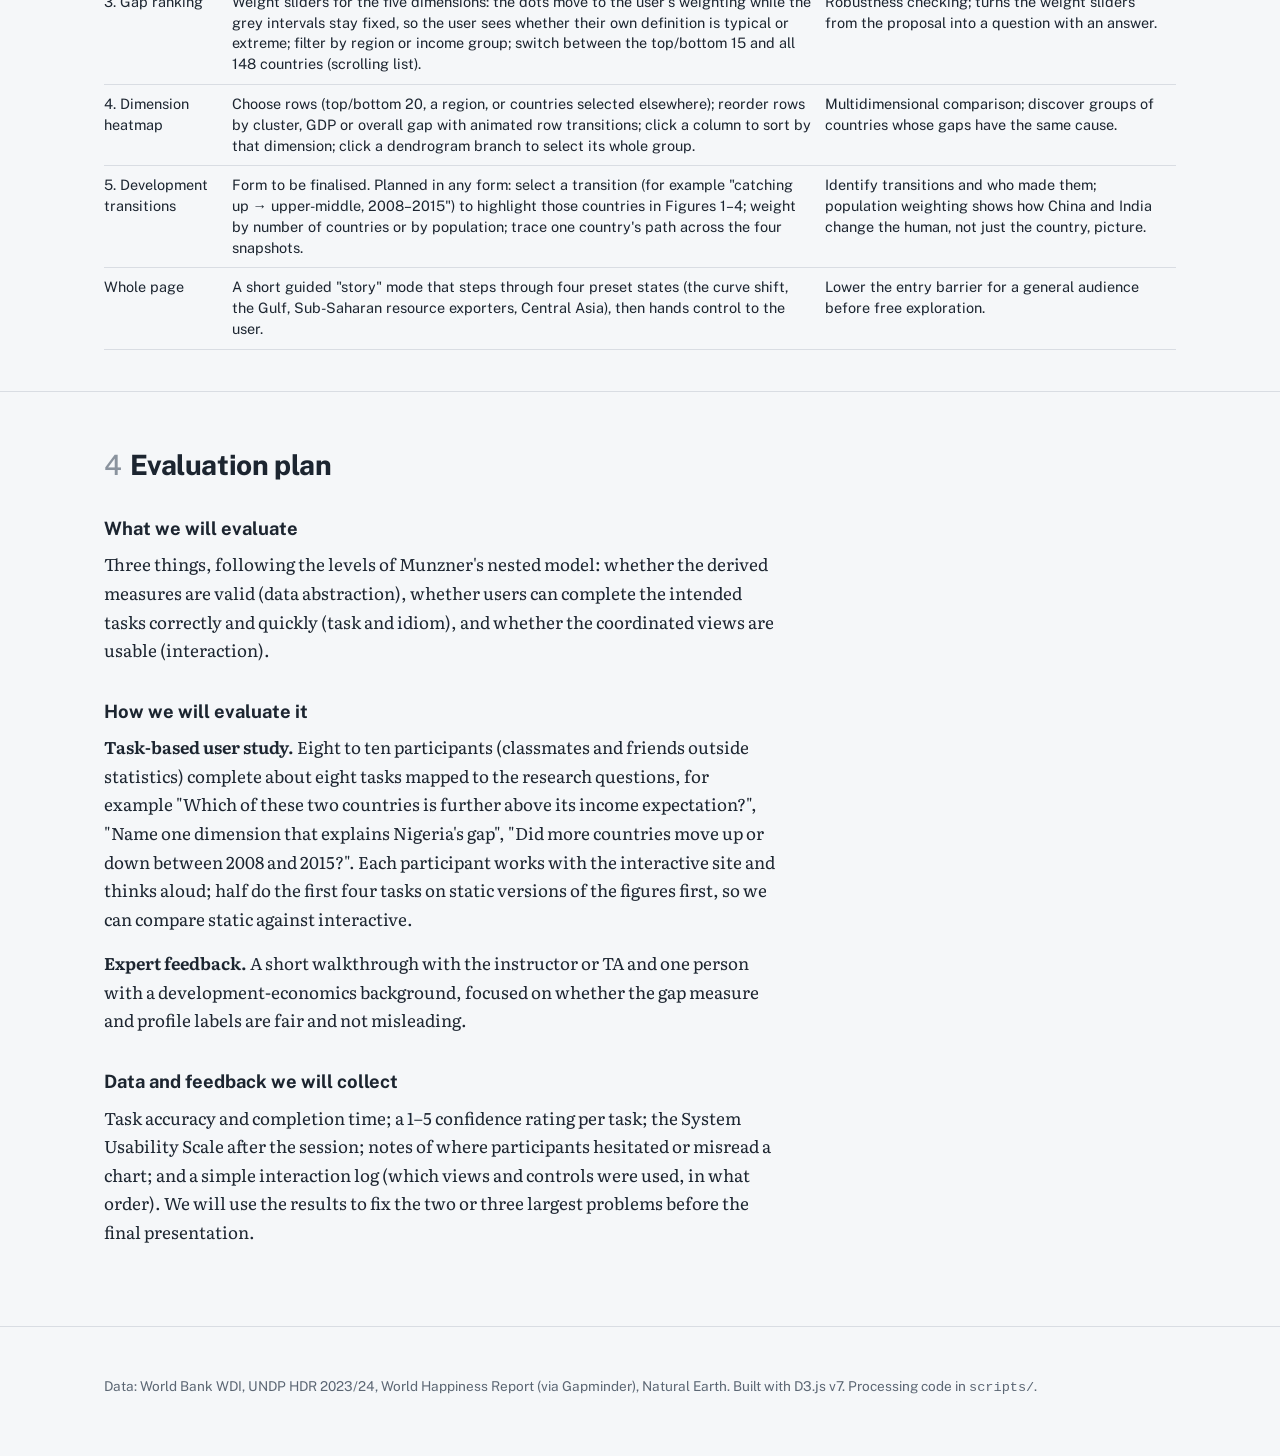
<file:  interim.html>
<!DOCTYPE html>
<html lang="en">
<head>
  <meta charset="utf-8">
  <meta name="viewport" content="width=device-width, initial-scale=1">
  <title>Economic Growth and Human Well-being | STATS 401 Interim Check-in</title>
  <meta name="description" content="Interim check-in for a STATS 401 final project comparing 148 countries' well-being with what their income predicts, 2000–2022.">
  <link rel="preconnect" href="https://fonts.googleapis.com">
  <link rel="preconnect" href="https://fonts.gstatic.com" crossorigin>
  <link href="https://fonts.googleapis.com/css2?family=Literata:opsz,wght@7..72,400;7..72,600&family=Public+Sans:wght@400;500;650;700;750;800&display=swap" rel="stylesheet">
  <link rel="stylesheet" href="css/style.css">
</head>
<body>

<header class="masthead">
  <div class="wrap">
    <h1>Economic growth and human well-being</h1>
    <p class="dek">Richer countries usually live better, but not always by as much as their income would suggest. We measure, for 148 countries from 2000 to 2022, how far well-being sits above or below what countries of similar income achieve, and ask what explains the difference.</p>
    <p class="byline">Luyu Su and Yifan Zuo, STATS 401 final project, interim check-in. See the <a href="proposal.md">original proposal</a> and the <a href="https://github.com/yyiffann/stats401-final-project">repository</a>.</p>
  </div>
</header>

<nav class="toc" aria-label="Sections">
  <div class="wrap">
    <ol>
      <li><a href="#changes"><span>0</span>Changes since the proposal</a></li>
      <li><a href="#data"><span>1</span>Dataset</a></li>
      <li><a href="#viz"><span>2</span>Visualizations</a></li>
      <li><a href="#interaction"><span>3</span>Interaction and animation plan</a></li>
      <li><a href="#evaluation"><span>4</span>Evaluation plan</a></li>
    </ol>
  </div>
</nav>

<main>

<!-- ============================================================ 0 -->
<section id="changes">
  <div class="wrap">
    <div class="prose">
      <h2><span class="num">0</span>Changes since the proposal</h2>
      <p>While building the dataset we found that two proposed views (the quadrant scatterplot and the clustered bubble map) answered the same question with the same axes, and that the radar chart with adjustable weights had no clear task behind it. We reorganised the project around one derived measure, the <strong>well-being gap</strong>: a country's well-being score minus the score expected for its income in that year. Every view now answers a different question about that gap.</p>
    </div>
    <div class="table-scroll">
      <table>
        <thead><tr><th>Proposal</th><th>Now</th><th>Why</th></tr></thead>
        <tbody>
          <tr><td>Choropleth of GDP per capita</td><td>Paired choropleths: GDP per capita and well-being gap</td><td>Showing prosperity next to the gap makes "rich is not the same as ahead" visible in one glance.</td></tr>
          <tr class="changed"><td>Trajectory view + quadrant scatterplot</td><td>One connected scatterplot with an "expected at this income" reference curve</td><td>The two proposed views shared axes. A fitted curve replaces arbitrary median quadrants and lets trails show movement relative to it.</td></tr>
          <tr class="changed"><td>Radar chart with weight sliders</td><td>Ranked gap chart with weight-sensitivity intervals</td><td>Weights now have a purpose: they test whether a country's rank survives different definitions of well-being.</td></tr>
          <tr class="changed"><td>(new)</td><td>Clustered heatmap of dimension-level gaps</td><td>Answers research question 4 directly: which dimensions produce each country's gap.</td></tr>
          <tr class="changed"><td>Cluster map with trajectories</td><td>A transition view of development profiles, linked to all other views (visual form still being designed)</td><td>Shows who moved between development stages and when; this will be the project's most complex, coordinated view.</td></tr>
        </tbody>
      </table>
    </div>
  </div>
</section>

<!-- ============================================================ 1 -->
<section id="data">
  <div class="wrap">
    <div class="prose">
      <h2><span class="num">1</span>Dataset</h2>
      <p>All raw files are downloaded by <code>scripts/01_download_data.py</code> and the processed files are rebuilt by <code>scripts/02_build_dataset.py</code>, so every number on this page can be reproduced from the repository.</p>

      <h3>Raw data</h3>
    </div>
    <div class="table-scroll">
      <table>
        <thead><tr><th>Source</th><th>Variables used</th><th>Coverage</th><th class="num">Raw records</th></tr></thead>
        <tbody>
          <tr><td><a href="https://databank.worldbank.org/source/world-development-indicators">World Bank WDI</a>, via the <a href="https://github.com/open-numbers/ddf--open_numbers--world_development_indicators">Gapminder open-numbers mirror</a></td>
              <td>GDP per capita (PPP, 2021 $), population, life expectancy, under-5 mortality, unemployment, vulnerable employment, basic water, basic sanitation, electricity access, PM2.5 exposure, CO₂ per capita</td>
              <td>185–215 economies; 1960–2025 depending on series (PM2.5 ends 2020)</td><td class="num">≈ 95,000 country-year values in 11 files</td></tr>
          <tr><td><a href="https://hdr.undp.org/data-center/documentation-and-downloads">UNDP Human Development Report 2023/24</a> composite time series, via <a href="https://github.com/openwashdata/undpcomposite">openwashdata/undpcomposite</a></td>
              <td>Mean years of schooling (age 25+), expected years of schooling</td>
              <td>206 countries and aggregates, 1990–2022</td><td class="num">206 rows × 1,076 columns (wide)</td></tr>
          <tr><td>World Happiness Report ladder score, via <a href="https://github.com/open-numbers/ddf--gapminder--fasttrack">Gapminder Fasttrack</a></td>
              <td>Life satisfaction (0–10), used only to validate our score</td>
              <td>164 countries, 2005–2023</td><td class="num">2,359</td></tr>
          <tr><td>Country metadata (open-numbers) and <a href="https://github.com/topojson/world-atlas">Natural Earth 1:110m TopoJSON</a></td>
              <td>ISO codes, region, income group, country shapes</td>
              <td>273 entities, 177 shapes</td><td class="num">273</td></tr>
        </tbody>
      </table>
    </div>

    <div class="prose">
      <h3>Processing completed</h3>
      <ol>
        <li><strong>Harmonise and integrate.</strong> All sources were joined on ISO-3 codes into one country-year panel. We kept the years every source shares (2000–2022) and sovereign countries with at least 1 million people.</li>
        <li><strong>Fill short gaps and flag them.</strong> Interior gaps were linearly interpolated within each country. At the edges, slow-moving coverage indicators (water, sanitation, electricity, schooling) were carried forward up to six years and all others up to three; this mainly extends PM2.5 from 2020 to 2022. 734 cells were filled, and each row carries an <code>n_imputed</code> count. Countries without GDP data or missing more than one of ten indicators in any year were dropped (Cuba, Djibouti, Eritrea, Hong Kong, Nicaragua, North Korea, Somalia, South Sudan, Venezuela, Yemen).</li>
        <li><strong>Rescale with fixed goalposts.</strong> Each indicator was mapped to 0–100 using the same bounds in every year, so scores are comparable over time. We used the UNDP HDI goalposts where they exist, a log scale for child mortality and PM2.5, the WHO guideline (5 µg/m³) as the best air-quality value, and reversed the scale for indicators where lower is better.</li>
        <li><strong>Aggregate into five dimensions.</strong> Health (life expectancy, under-5 mortality), education (mean and expected schooling), living conditions (water, sanitation, electricity), work (unemployment, vulnerable employment) and clean air (PM2.5). The well-being score is the mean of the five. CO₂ per capita is kept separately as an environmental cost rather than a component.</li>
        <li><strong>Derive the well-being gap.</strong> For each year we fit a LOWESS curve of well-being on log GDP per capita across all countries. The gap is the vertical distance from that curve; we repeat this for each dimension.</li>
        <li><strong>Test weight sensitivity.</strong> We recomputed every 2022 gap under 2,000 random dimension weightings (Dirichlet, α = 2) and stored the 5th–95th percentile of each country's gap and rank.</li>
        <li><strong>Cluster development profiles.</strong> K-means (k = 5) on log GDP plus the five dimensions, fitted jointly on 2000, 2008, 2015 and 2022 so each cluster means the same thing in every year.</li>
      </ol>

      <h3>Processed data</h3>
    </div>
    <div class="table-scroll">
      <table>
        <thead><tr><th>File (in <code>data/processed/</code>)</th><th>Grain</th><th class="num">Size</th><th>Main attributes</th></tr></thead>
        <tbody>
          <tr><td><code>panel_2000_2022.csv</code></td><td>country × year</td><td class="num">3,404 × 34</td><td>raw indicators, 5 dimension scores, well-being score, expected score, overall and per-dimension gaps, profile, region, income group, population, CO₂</td></tr>
          <tr><td><code>gap_weight_sensitivity_2022.csv</code></td><td>country</td><td class="num">148 × 12</td><td>equal-weight gap and rank, 5th/50th/95th percentile of rank and gap across weightings, share of weightings with a positive gap</td></tr>
          <tr><td><code>heatmap_2022.json</code></td><td>country</td><td class="num">40 rows + tree</td><td>per-dimension gaps for the 20 largest positive and negative gaps, with a Ward clustering tree</td></tr>
          <tr><td><code>expected_curves.json</code></td><td>year × 40 points</td><td class="num">23 curves</td><td>the fitted "expected well-being at this income" curve for each year</td></tr>
          <tr><td><code>profile_centroids.csv</code>, <code>build_report.json</code></td><td>profile / run</td><td class="num">small</td><td>cluster centres; sample sizes, dropped countries, imputation counts, validation statistics</td></tr>
        </tbody>
      </table>
    </div>
    <div class="prose">
      <p class="finding">A first sanity check: across 2,053 country-years the well-being score correlates with WHR life satisfaction at r = 0.78, and, more tellingly, the income-adjusted gap correlates with income-adjusted life satisfaction at r = 0.28. Countries that beat their income on our measure also tend to report higher life satisfaction than their income predicts.</p>
      <p><strong>Known limitations.</strong> PM2.5 exposure includes natural desert dust, which penalises Gulf and Sahel countries heavily (visible in Figure 4). A collapse in GDP, as in Syria, can produce a positive gap because services built earlier outlast income. Education data for 2022 are partly UNDP projections.</p>
    </div>
  </div>
</section>

<!-- ============================================================ 2 -->
<section id="viz">
  <div class="wrap">
    <div class="prose">
      <h2><span class="num">2</span>Visualizations</h2>
      <p>Figures 1–4 below are implemented in D3.js with the processed data; the data for Figure 5 are ready but its design is still open. They are shown as static figures for this check-in; hover tooltips are the only interaction so far. The views follow the research questions from the proposal, moving from where to how to why.</p>
    </div>

    <figure class="viz" id="fig-1">
      <div class="fig-head">
        <p class="fig-kicker">Figure 1, research question 1</p>
        <h3>Where is prosperity, and where does well-being beat it?</h3>
        <p class="fig-q">GDP per capita and the well-being gap, 2022</p>
      </div>
      <div class="two-maps">
        <div><p class="map-title">GDP per capita</p><div class="chart" id="fig1-gdp"></div></div>
        <div><p class="map-title">Well-being gap</p><div class="chart" id="fig1-gap"></div></div>
      </div>
      <figcaption>The richest band (North America, Western Europe, the Gulf) does not match the band that beats its income. The Gulf states and several oil producers in Central Africa are among the darkest on the left map and the most negative on the right, while much of the former Soviet Union and parts of East Africa do better than their income predicts.
        <span class="idiom">Idiom: paired choropleth maps (sequential log scale; diverging scale centred on zero).</span></figcaption>
    </figure>

    <figure class="viz" id="fig-2">
      <div class="fig-head">
        <p class="fig-kicker">Figure 2, research questions 2 and 3</p>
        <h3>Paths of progress relative to what income predicts</h3>
        <p class="fig-q">Well-being score against GDP per capita, 2022, with six country paths from 2000</p>
      </div>
      <div class="chart" id="fig2"></div>
      <figcaption>The whole curve moved up between 2000 and 2022: at $2,000 per person the expected score rose from 36 to 42, at $10,000 from 60 to 63. The same income buys more well-being today. China started 9 points above the curve in 2000 and ended 3 points below it: its income grew faster than measured well-being. India stayed about 4–6 points below throughout, Sri Lanka stayed about 8 points above, and Nigeria and Qatar stayed 15–24 points below whatever their income did.
        <span class="idiom">Idiom: connected scatterplot with a fitted reference curve (log x-axis, bubble size = population).</span></figcaption>
    </figure>

    <figure class="viz" id="fig-3">
      <div class="fig-head">
        <p class="fig-kicker">Figure 3, research question 3</p>
        <h3>Who beats their income, and does it depend on how we weight well-being?</h3>
        <p class="fig-q">Largest positive and negative gaps in 2022, with the range across 2,000 random weightings</p>
      </div>
      <div class="chart" id="fig3"></div>
      <figcaption>Kyrgyz Republic, Malawi and Burundi stay near the top under almost any weighting; Palestine and Madagascar do not (their rank can fall to 54 and 40). At the bottom, resource exporters dominate. Qatar is last with equal weights, but its interval is the widest, because its deficit is concentrated in one dimension.
        <span class="idiom">Idiom: ranked dot plot with interval bars.</span></figcaption>
    </figure>

    <figure class="viz" id="fig-4">
      <div class="fig-head">
        <p class="fig-kicker">Figure 4, research question 4</p>
        <h3>Which dimensions create the gap?</h3>
        <p class="fig-q">Each dimension's score minus the score expected at that income, 2022; rows grouped by similarity</p>
      </div>
      <div class="chart" id="fig4"></div>
      <figcaption>The clustering separates distinct stories. Gulf states fall short almost entirely on clean air and education. Oil and mineral exporters in Sub-Saharan Africa (Nigeria, Angola, Gabon, Equatorial Guinea, Botswana) fall short on health, living conditions and, for several of them, work. Central Asian overperformers gain mainly on education and basic services, while Finland, Estonia and New Zealand gain mainly on clean air.
        <span class="idiom">Idiom: clustered heatmap with dendrogram.</span></figcaption>
    </figure>

    <figure class="viz" id="fig-5">
      <div class="fig-head">
        <p class="fig-kicker">Figure 5, research question 5</p>
        <h3>Which countries moved to a higher stage of development?</h3>
        <p class="fig-q">Design in progress</p>
      </div>
      <figcaption>The data for this view are ready: every country is assigned to one of five development profiles (k-means on log GDP per capita and the five well-being dimensions, fitted jointly on 2000, 2008, 2015 and 2022 so a profile means the same thing in every year). Between 2000 and 2022, 33 of 42 "catching up" countries reached the upper-middle profile and 23 of 32 upper-middle countries reached the high profile; only Greece moved down and back. We are still choosing the visual form for this transition view and will show it at the final presentation.</figcaption>
    </figure>
  </div>
</section>

<!-- ============================================================ 3 -->
<section id="interaction">
  <div class="wrap">
    <div class="prose">
      <h2><span class="num">3</span>Interaction and animation plan</h2>
      <p>The final site will be a set of <strong>coordinated views</strong> around one shared state: the selected year, the selected countries, and the current dimension weights. Selecting a country or a flow in any view highlights it in all others, so a user can go from "Qatar is last" (Figure 3) to "because of air and education" (Figure 4) to "its development profile never changed" (Figure 5) without losing context.</p>
    </div>
    <div class="table-scroll">
      <table>
        <thead><tr><th>View</th><th>Planned interaction or animation</th><th>Purpose</th></tr></thead>
        <tbody>
          <tr><td>1. Paired maps</td><td>Year slider with play button (animated transition of fills); toggle the right map between gap, well-being score and any single dimension; hover for details; click to select a country; region zoom.</td><td>Trend identification across space; details on demand; entry point for selecting countries.</td></tr>
          <tr><td>2. Paths of progress</td><td>Year slider shared with Figure 1, animating bubbles and the reference curve; search box and click to add or remove trails; brush a region of the plot to select many countries; toggle between absolute score and gap on the y-axis.</td><td>Compare trajectories; see how the "expected" curve itself shifts; find countries that cross the curve.</td></tr>
          <tr><td>3. Gap ranking</td><td>Weight sliders for the five dimensions: the dots move to the user's weighting while the grey intervals stay fixed, so the user sees whether their own definition is typical or extreme; filter by region or income group; switch between the top/bottom 15 and all 148 countries (scrolling list).</td><td>Robustness checking; turns the weight sliders from the proposal into a question with an answer.</td></tr>
          <tr><td>4. Dimension heatmap</td><td>Choose rows (top/bottom 20, a region, or countries selected elsewhere); reorder rows by cluster, GDP or overall gap with animated row transitions; click a column to sort by that dimension; click a dendrogram branch to select its whole group.</td><td>Multidimensional comparison; discover groups of countries whose gaps have the same cause.</td></tr>
          <tr><td>5. Development transitions</td><td>Form to be finalised. Planned in any form: select a transition (for example "catching up → upper-middle, 2008–2015") to highlight those countries in Figures 1–4; weight by number of countries or by population; trace one country's path across the four snapshots.</td><td>Identify transitions and who made them; population weighting shows how China and India change the human, not just the country, picture.</td></tr>
          <tr><td>Whole page</td><td>A short guided "story" mode that steps through four preset states (the curve shift, the Gulf, Sub-Saharan resource exporters, Central Asia), then hands control to the user.</td><td>Lower the entry barrier for a general audience before free exploration.</td></tr>
        </tbody>
      </table>
    </div>
  </div>
</section>

<!-- ============================================================ 4 -->
<section id="evaluation">
  <div class="wrap">
    <div class="prose">
      <h2><span class="num">4</span>Evaluation plan</h2>

      <h3>What we will evaluate</h3>
      <p>Three things, following the levels of Munzner's nested model: whether the derived measures are valid (data abstraction), whether users can complete the intended tasks correctly and quickly (task and idiom), and whether the coordinated views are usable (interaction).</p>

      <h3>How we will evaluate it</h3>
      <p><strong>Task-based user study.</strong> Eight to ten participants (classmates and friends outside statistics) complete about eight tasks mapped to the research questions, for example "Which of these two countries is further above its income expectation?", "Name one dimension that explains Nigeria's gap", "Did more countries move up or down between 2008 and 2015?". Each participant works with the interactive site and thinks aloud; half do the first four tasks on static versions of the figures first, so we can compare static against interactive.</p>
      <p><strong>Expert feedback.</strong> A short walkthrough with the instructor or TA and one person with a development-economics background, focused on whether the gap measure and profile labels are fair and not misleading.</p>

      <h3>Data and feedback we will collect</h3>
      <p>Task accuracy and completion time; a 1–5 confidence rating per task; the System Usability Scale after the session; notes of where participants hesitated or misread a chart; and a simple interaction log (which views and controls were used, in what order). We will use the results to fix the two or three largest problems before the final presentation.</p>
    </div>
  </div>
</section>

</main>

<footer>
  <div class="wrap">
    Data: World Bank WDI, UNDP HDR 2023/24, World Happiness Report (via Gapminder), Natural Earth. Built with D3.js v7. Processing code in <code>scripts/</code>.
  </div>
</footer>

<script src="lib/d3.min.js"></script>
<script src="lib/topojson-client.min.js"></script>
<script src="js/common.js"></script>
<script src="js/fig1_maps.js"></script>
<script src="js/fig2_paths.js"></script>
<script src="js/fig3_rank.js"></script>
<script src="js/fig4_heatmap.js"></script>
<script>
  WB.loadAll().then(data => {
    drawFig1(data); drawFig2(data); drawFig3(data); drawFig4(data);
  }).catch(err => {
    document.querySelectorAll(".chart").forEach(el => {
      el.innerHTML = '<p style="font-family:var(--sans);color:var(--below)">Data did not load. Open this page through a web server (GitHub Pages, or <code>python -m http.server</code> in the repository root), not as a local file.</p>';
    });
    console.error(err);
  });
</script>
</body>
</html>
</file>
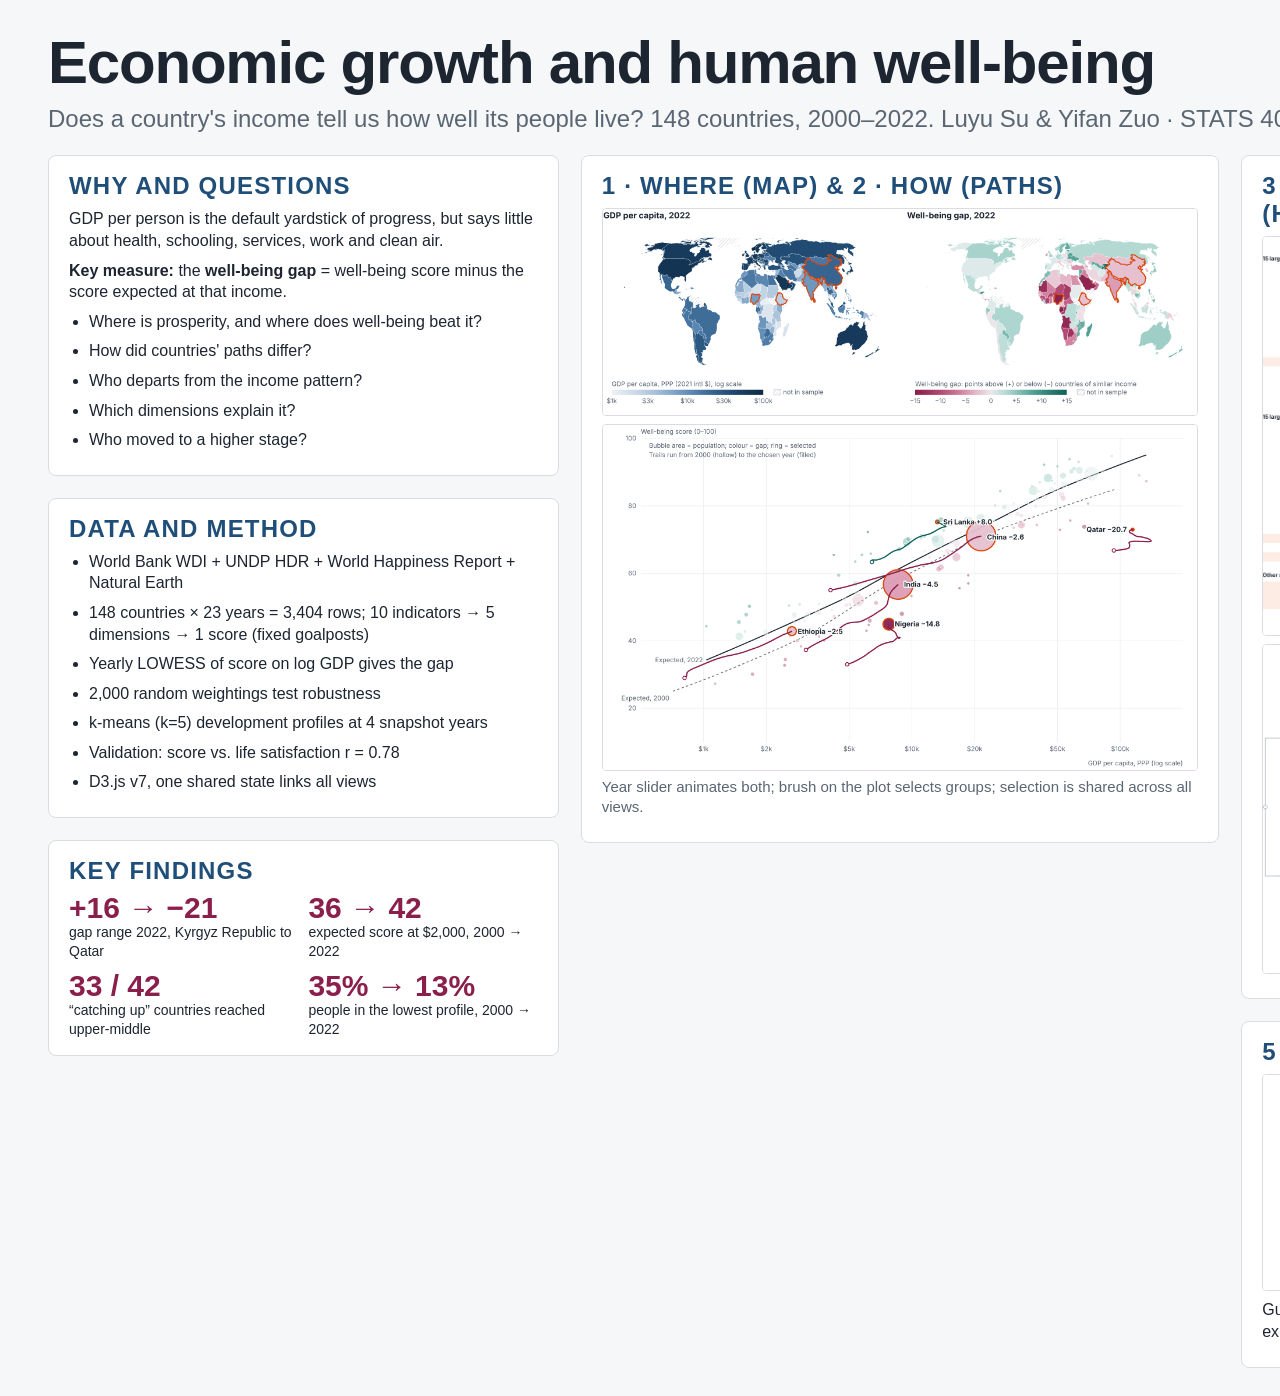
<file: poster/poster.html>
<!DOCTYPE html>
<html lang="en"><head><meta charset="utf-8"><title>Poster: Economic Growth and Human Well-being</title>
<style>

* { box-sizing: border-box; }
body { margin: 0; width: 1800px; font-family: "Public Sans","Helvetica Neue",Arial,sans-serif; color: #1c2530; background: #f5f7f9; padding: 28px 48px; overflow: hidden; }
h1 { font-size: 60px; margin: 0 0 6px; letter-spacing: -0.02em; }
.sub { font-size: 24px; color: #5b6673; margin: 0 0 20px; }
.grid { display: grid; grid-template-columns: 1fr 1.25fr 1fr; gap: 22px; }
.box { background: #fff; border: 1px solid #d9dde3; border-radius: 8px; padding: 16px 20px; }
h2 { font-size: 24px; margin: 0 0 8px; color: #1f4e79; text-transform: uppercase; letter-spacing: .05em; }
p, li { font-size: 16px; line-height: 1.35; margin: 0 0 8px; }
ul { padding-left: 20px; margin: 0; }
img { width: 100%; display: block; border: 1px solid #d9dde3; border-radius: 4px; margin-bottom: 8px; }
.big { font-size: 30px; font-weight: 800; color: #8a1f4b; line-height: 1; }
.stats { display: grid; grid-template-columns: 1fr 1fr; gap: 10px; }
.stats p { font-size: 14px; margin: 0; }
.cap { font-size: 15px; color: #5b6673; margin-top: -2px; }
.col { display: flex; flex-direction: column; gap: 22px; }
</style></head><body>
<h1>Economic growth and human well-being</h1>
<p class="sub">Does a country's income tell us how well its people live? 148 countries, 2000–2022. Luyu Su &amp; Yifan Zuo · STATS 401 · yyiffann.github.io/stats401-final-project</p>
<div class="grid">
<div class="col">
 <div class="box"><h2>Why and questions</h2>
  <p>GDP per person is the default yardstick of progress, but says little about health, schooling, services, work and clean air.</p>
  <p style='font-size:16px'><b>Key measure:</b> the <b>well-being gap</b> = well-being score minus the score expected at that income.</p>
  <ul><li>Where is prosperity, and where does well-being beat it?</li><li>How did countries' paths differ?</li><li>Who departs from the income pattern?</li><li>Which dimensions explain it?</li><li>Who moved to a higher stage?</li></ul></div>
 <div class="box"><h2>Data and method</h2>
  <ul><li>World Bank WDI + UNDP HDR + World Happiness Report + Natural Earth</li><li>148 countries × 23 years = 3,404 rows; 10 indicators → 5 dimensions → 1 score (fixed goalposts)</li><li>Yearly LOWESS of score on log GDP gives the gap</li><li>2,000 random weightings test robustness</li><li>k-means (k=5) development profiles at 4 snapshot years</li><li>Validation: score vs. life satisfaction r = 0.78</li><li>D3.js v7, one shared state links all views</li></ul></div>
 <div class="box"><h2>Key findings</h2>
  <div class="stats"><div><span class="big">+16 → −21</span><p>gap range 2022, Kyrgyz Republic to Qatar</p></div><div><span class="big">36 → 42</span><p>expected score at $2,000, 2000 → 2022</p></div><div><span class="big">33 / 42</span><p>“catching up” countries reached upper-middle</p></div><div><span class="big">35% → 13%</span><p>people in the lowest profile, 2000 → 2022</p></div></div></div>
</div>
<div class="col">
 <div class="box"><h2>1 · Where (map) &amp; 2 · How (paths)</h2>
  <img src="../images/final/chart_fig1.png" alt="Figure 1"><img src="../images/final/chart_fig2.png" alt="Figure 2">
  <p class="cap">Year slider animates both; brush on the plot selects groups; selection is shared across all views.</p></div>
</div>
<div class="col">
 <div class="box"><h2>3 · Who (weights) &amp; 4 · Why (heatmap)</h2>
  <img src="../images/final/chart_fig3.png" alt="Figure 3" style="height:400px;object-fit:cover;object-position:top">
  <img src="../images/final/chart_fig4.png" alt="Figure 4" style="height:330px;object-fit:cover;object-position:top"></div>
 <div class="box"><h2>5 · Who moved (alluvial)</h2>
  <img src="../images/final/chart_fig5.png" alt="Figure 5">
  <p>Gulf states lose on clean air and education; African resource exporters on health, living conditions and work.</p></div>
</div>
</div></body></html>
</file>
<file: css/style.css>
:root {
  --paper: #f5f7f9;
  --surface: #ffffff;
  --ink: #1c2530;
  --muted: #5b6673;
  --faint: #8a939e;
  --rule: #d9dde3;
  --nodata: #e3e6ea;
  --above: #0d6158;
  --below: #8a1f4b;
  --focus: #1f4e79;
  --sel: #d9480f;

  --sans: "Public Sans", "Helvetica Neue", Arial, sans-serif;
  --serif: "Literata", Georgia, "Times New Roman", serif;

  --text-w: 42rem;
  --wide-w: 70rem;
}

* { box-sizing: border-box; }

html { font-size: 100%; -webkit-text-size-adjust: 100%; }

body {
  margin: 0;
  background: var(--paper);
  color: var(--ink);
  font-family: var(--serif);
  font-size: 1.0625rem;
  line-height: 1.68;
}

a { color: var(--focus); text-underline-offset: 2px; }
a:focus-visible, button:focus-visible { outline: 3px solid var(--focus); outline-offset: 2px; }

/* ---------- layout ---------- */
.wrap { max-width: var(--wide-w); margin: 0 auto; padding: 0 1.5rem; }
.prose { max-width: var(--text-w); }

header.masthead { padding: 4.5rem 0 2.5rem; border-bottom: 1px solid var(--rule); }
.masthead h1 {
  font-family: var(--sans);
  font-weight: 800;
  font-size: clamp(2.1rem, 4.6vw, 3.4rem);
  line-height: 1.04;
  letter-spacing: -0.025em;
  margin: 0 0 1.1rem;
  max-width: 17ch;
}
.masthead .dek { font-size: 1.2rem; line-height: 1.55; max-width: 36rem; margin: 0 0 1.5rem; color: var(--ink); }
.masthead .byline { font-family: var(--sans); font-size: 0.9rem; color: var(--muted); margin: 0; }

nav.toc { font-family: var(--sans); font-size: 0.9rem; padding: 1rem 0; border-bottom: 1px solid var(--rule); }
nav.toc ol { list-style: none; margin: 0; padding: 0; display: flex; flex-wrap: wrap; gap: 0.4rem 1.6rem; }
nav.toc a { color: var(--ink); text-decoration: none; }
nav.toc a:hover { text-decoration: underline; }
nav.toc span { color: var(--faint); margin-right: 0.35rem; font-variant-numeric: tabular-nums; }

section { padding: 3.5rem 0 1rem; }
section + section { border-top: 1px solid var(--rule); }

h2 {
  font-family: var(--sans);
  font-weight: 750;
  font-size: 1.75rem;
  letter-spacing: -0.015em;
  line-height: 1.2;
  margin: 0 0 1.2rem;
}
h2 .num { color: var(--faint); font-weight: 500; margin-right: 0.5rem; }
h3 {
  font-family: var(--sans);
  font-weight: 700;
  font-size: 1.15rem;
  line-height: 1.3;
  margin: 2.2rem 0 0.6rem;
}
p { margin: 0 0 1rem; }
strong { font-weight: 650; }

/* ---------- tables ---------- */
.table-scroll { overflow-x: auto; margin: 1.2rem 0 1.6rem; }
table { border-collapse: collapse; font-family: var(--sans); font-size: 0.9rem; line-height: 1.45; width: 100%; }
th, td { text-align: left; vertical-align: top; padding: 0.55rem 0.9rem 0.55rem 0; border-bottom: 1px solid var(--rule); }
th { font-weight: 650; color: var(--muted); border-bottom: 1.5px solid var(--ink); }
td.num, th.num { text-align: right; font-variant-numeric: tabular-nums; }
td code, p code { font-size: 0.85em; background: #e9edf1; padding: 0.05em 0.3em; border-radius: 3px; }
tr.changed td:first-child { box-shadow: inset 3px 0 0 var(--focus); padding-left: 0.6rem; }

/* ---------- figures ---------- */
figure.viz {
  margin: 2.5rem 0 3rem;
  background: var(--surface);
  border: 1px solid var(--rule);
  border-radius: 6px;
  padding: 1.6rem 1.6rem 1.2rem;
}
figure.viz .fig-head { max-width: var(--text-w); margin-bottom: 1rem; }
figure.viz .fig-kicker { font-family: var(--sans); font-size: 0.85rem; color: var(--muted); margin: 0 0 0.25rem; }
figure.viz h3 { margin: 0 0 0.4rem; font-size: 1.3rem; }
figure.viz .fig-q { margin: 0; color: var(--muted); font-size: 0.98rem; }
.chart { width: 100%; position: relative; }
.chart svg { display: block; width: 100%; height: auto; overflow: visible; }
figcaption { font-size: 0.95rem; line-height: 1.6; color: var(--ink); max-width: var(--text-w); margin-top: 1rem; }
figcaption .idiom { font-family: var(--sans); font-size: 0.85rem; color: var(--muted); display: block; margin-top: 0.5rem; }

.two-maps { display: grid; grid-template-columns: 1fr 1fr; gap: 1.5rem; }
.map-title { font-family: var(--sans); font-size: 0.9rem; font-weight: 650; margin: 0 0 0.3rem; }
@media (max-width: 760px) {
  .two-maps { grid-template-columns: 1fr; }
  figure.viz { padding: 1.1rem 0.9rem 1rem; }
}

/* svg text */
.chart text { font-family: var(--sans); fill: var(--ink); }
.axis text { font-size: 11px; fill: var(--muted); }
.axis path, .axis line { stroke: var(--rule); }
.axis .domain { display: none; }
.grid line { stroke: #eceef1; }
.lab { font-size: 11px; }
.lab-strong { font-size: 12px; font-weight: 650; }
.lab-muted { font-size: 11px; fill: var(--muted) !important; }
.halo { stroke: var(--surface); stroke-width: 3.5px; stroke-linejoin: round; paint-order: stroke; }

.tooltip {
  position: absolute; pointer-events: none; opacity: 0;
  background: var(--ink); color: #fff; font-family: var(--sans); font-size: 0.8rem; line-height: 1.4;
  padding: 0.45rem 0.6rem; border-radius: 4px; max-width: 16rem; transition: opacity 120ms;
}

/* ---------- callouts ---------- */
.status { font-family: var(--sans); font-size: 0.9rem; margin: 1.2rem 0; display: grid; grid-template-columns: max-content 1fr; gap: 0.3rem 1rem; }
.status dt { color: var(--muted); }
.status dd { margin: 0; font-variant-numeric: tabular-nums; }

.finding { border-left: 3px solid var(--focus); padding: 0.1rem 0 0.1rem 1rem; margin: 1.4rem 0; }

footer { font-family: var(--sans); font-size: 0.85rem; color: var(--muted); padding: 3rem 0 4rem; border-top: 1px solid var(--rule); margin-top: 3rem; }

@media (prefers-reduced-motion: reduce) { * { transition: none !important; } }

/* =====================================================================
   Final project: interactive controls and selection
   ===================================================================== */
html { scroll-behavior: smooth; }
figure.viz, section[id] { scroll-margin-top: 4.6rem; }

/* ---------- sticky control bar ---------- */
.controlbar {
  position: sticky; top: 0; z-index: 20; background: rgba(255,255,255,0.97);
  border-bottom: 1px solid var(--rule); box-shadow: 0 1px 6px rgba(28,37,48,0.06);
  font-family: var(--sans); font-size: 0.85rem;
}
.controlbar .wrap { display: flex; flex-wrap: wrap; align-items: center; gap: 0.4rem 1.2rem; padding-top: 0.4rem; padding-bottom: 0.4rem; }
.cb-year { display: flex; align-items: center; gap: 0.6rem; }
.cb-year output { font-weight: 750; font-size: 1.25rem; font-variant-numeric: tabular-nums; min-width: 2.9rem; }
.cb-year input[type=range] { width: 11rem; }
.cb-hint { display: none; }
.cb-sel { display: flex; align-items: center; flex-wrap: wrap; gap: 0.35rem; flex: 1 1 18rem; min-width: 0; }
.cb-sel .cb-label { color: var(--muted); margin-right: 0.15rem; }
.chip { display: inline-flex; align-items: center; gap: 0.3rem; background: #fdece3; border: 1px solid #f3b79a; color: #7a2f0a; border-radius: 999px; padding: 0.08rem 0.3rem 0.08rem 0.6rem; font-size: 0.8rem; }
.chip button { all: unset; cursor: pointer; font-size: 0.95rem; line-height: 1; padding: 0 0.25rem; border-radius: 50%; }
.chip button:hover, .chip button:focus-visible { background: #f3b79a; }
.chip.more { padding: 0.08rem 0.6rem; background: #f2f4f6; border-color: var(--rule); color: var(--muted); }
.cb-sel input[type=search] { font: inherit; padding: 0.25rem 0.55rem; border: 1px solid var(--rule); border-radius: 4px; width: 9.5rem; }
@media (max-width: 1180px) { .cb-hint { display: none; } }

button.btn, .fig-controls button {
  font: inherit; font-family: var(--sans); font-size: 0.82rem; font-weight: 600; cursor: pointer; color: var(--ink);
  background: #fff; border: 1px solid #b5bcc5; border-radius: 4px; padding: 0.28rem 0.7rem;
}
button.btn:hover, .fig-controls button:hover { background: #eef1f4; }
button.btn:disabled, .fig-controls button:disabled { opacity: 0.45; cursor: default; }
button.btn.primary { background: var(--focus); color: #fff; border-color: var(--focus); }
button.btn.primary:hover { background: #17405f; }
button.play { width: 2.1rem; height: 2.1rem; padding: 0; border-radius: 50%; font-size: 0.85rem; background: var(--focus); color: #fff; border-color: var(--focus); }
button.play:hover { background: #17405f; }

/* ---------- controls inside figures ---------- */
.fig-controls { display: flex; flex-wrap: wrap; align-items: center; gap: 0.5rem 1.2rem; margin: 0.4rem 0 1rem; font-family: var(--sans); font-size: 0.85rem; padding: 0.6rem 0.8rem; background: #f6f8fa; border: 1px solid var(--rule); border-radius: 5px; }
.fig-controls label { display: inline-flex; align-items: center; gap: 0.4rem; color: var(--muted); }
.fig-controls select { font: inherit; color: var(--ink); padding: 0.22rem 0.4rem; border: 1px solid #b5bcc5; border-radius: 4px; background: #fff; }
.fig-controls .hint { color: var(--muted); font-size: 0.8rem; flex: 1 1 14rem; }
.weights { display: grid; grid-template-columns: repeat(auto-fit, minmax(10.5rem, 1fr)); gap: 0.5rem 1.2rem; width: 100%; }
.weights label.w { display: grid; grid-template-columns: 1fr auto; grid-template-rows: auto auto; gap: 0 0.5rem; color: var(--ink); }
.weights .w-name { font-weight: 600; }
.weights output { font-variant-numeric: tabular-nums; color: var(--muted); text-align: right; min-width: 2.4rem; }
.weights input[type=range] { grid-column: 1 / -1; width: 100%; }
#fig5-note { color: var(--sel); font-weight: 650; }

/* ---------- marks: hover and selection are shared across views ---------- */
.country { stroke: #fff; stroke-width: 0.4; vector-effect: non-scaling-stroke; cursor: pointer; }
.country.hov { stroke: var(--ink); stroke-width: 1.4; }
.country.sel { stroke: var(--sel); stroke-width: 1.8; }
.bubble { stroke: #fff; stroke-width: 0.6; fill-opacity: 0.75; cursor: pointer; }
.bubble.dim { fill-opacity: 0.45; }
.bubble.hov { stroke: var(--ink); stroke-width: 1.6; fill-opacity: 1; }
.bubble.sel { stroke: var(--sel); stroke-width: 2.2; fill-opacity: 0.95; }
.brush .selection { fill: rgba(31,78,121,0.12); stroke: var(--focus); stroke-dasharray: 3 2; }
.brush .overlay { cursor: crosshair; }

g.row { cursor: pointer; }
.row-bg { fill: transparent; }
g.row.hov .row-bg, g.row.grp .row-bg { fill: #eef3f8; }
g.row.sel .row-bg { fill: #fdece3; }
g.row.sel text.lab, g.row.sel text.name { font-weight: 700; }
.col-head { cursor: pointer; }
.col-head:hover { text-decoration: underline; }
.dend-node { fill: #fff; stroke: var(--faint); cursor: pointer; }
.dend-node:hover { fill: var(--focus); stroke: var(--focus); }

path.flow { cursor: pointer; transition: fill-opacity 120ms; stroke: none; }
path.flow:hover { fill-opacity: 0.85 !important; }
g.node { cursor: pointer; }
g.node:hover rect { stroke: var(--ink); }

.tooltip .tip-hint { color: #ffd2bd; font-size: 0.74rem; }
.tooltip .tip-list { color: #dfe6ee; }

/* ---------- final page layout ---------- */
.lede-grid { display: grid; grid-template-columns: repeat(3, 1fr); gap: 1.4rem; margin: 1.6rem 0 2rem; font-family: var(--sans); font-size: 0.93rem; line-height: 1.5; }
.lede-grid h4 { margin: 0 0 0.3rem; font-size: 0.8rem; text-transform: uppercase; letter-spacing: 0.06em; color: var(--muted); }
.lede-grid p { margin: 0; }
.rq { font-family: var(--sans); font-size: 0.92rem; line-height: 1.5; padding-left: 1.2rem; margin: 0 0 1.5rem; }
.rq li { margin-bottom: 0.35rem; }
.rq a { white-space: nowrap; }
.step-tag { font-family: var(--sans); font-size: 0.78rem; font-weight: 650; text-transform: uppercase; letter-spacing: 0.07em; color: var(--focus); margin: 0 0 0.3rem; }
.takeaways { font-family: var(--sans); font-size: 0.98rem; line-height: 1.55; max-width: var(--text-w); padding-left: 1.2rem; }
.takeaways li { margin-bottom: 0.7rem; }
.team { font-family: var(--sans); font-size: 0.92rem; }
@media (max-width: 760px) {
  .lede-grid { grid-template-columns: 1fr; }
  .cb-year input[type=range] { width: 7rem; }
  .cb-hint { display: none; }
}
@media print { .controlbar { display: none; } }

@media (max-width: 760px) { .controlbar { position: static; } figure.viz, section[id] { scroll-margin-top: 1rem; } }
</file>
